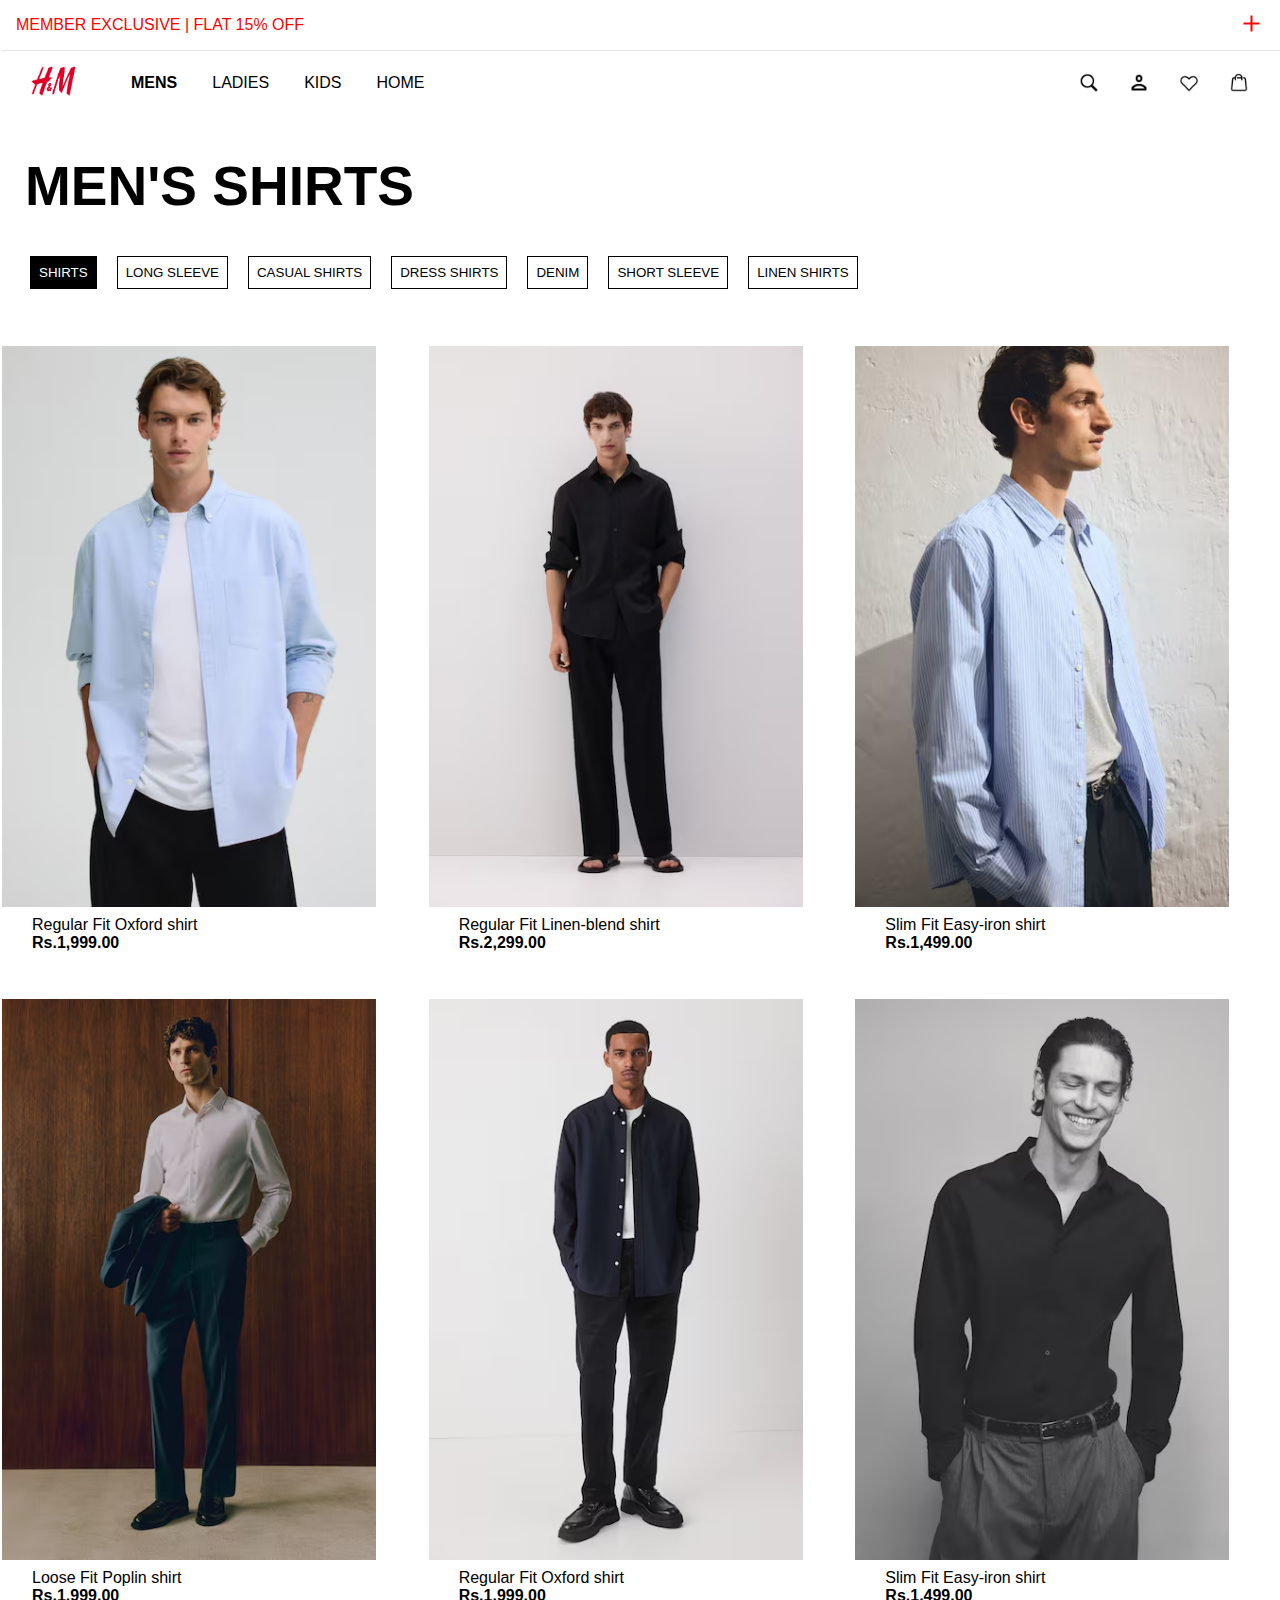
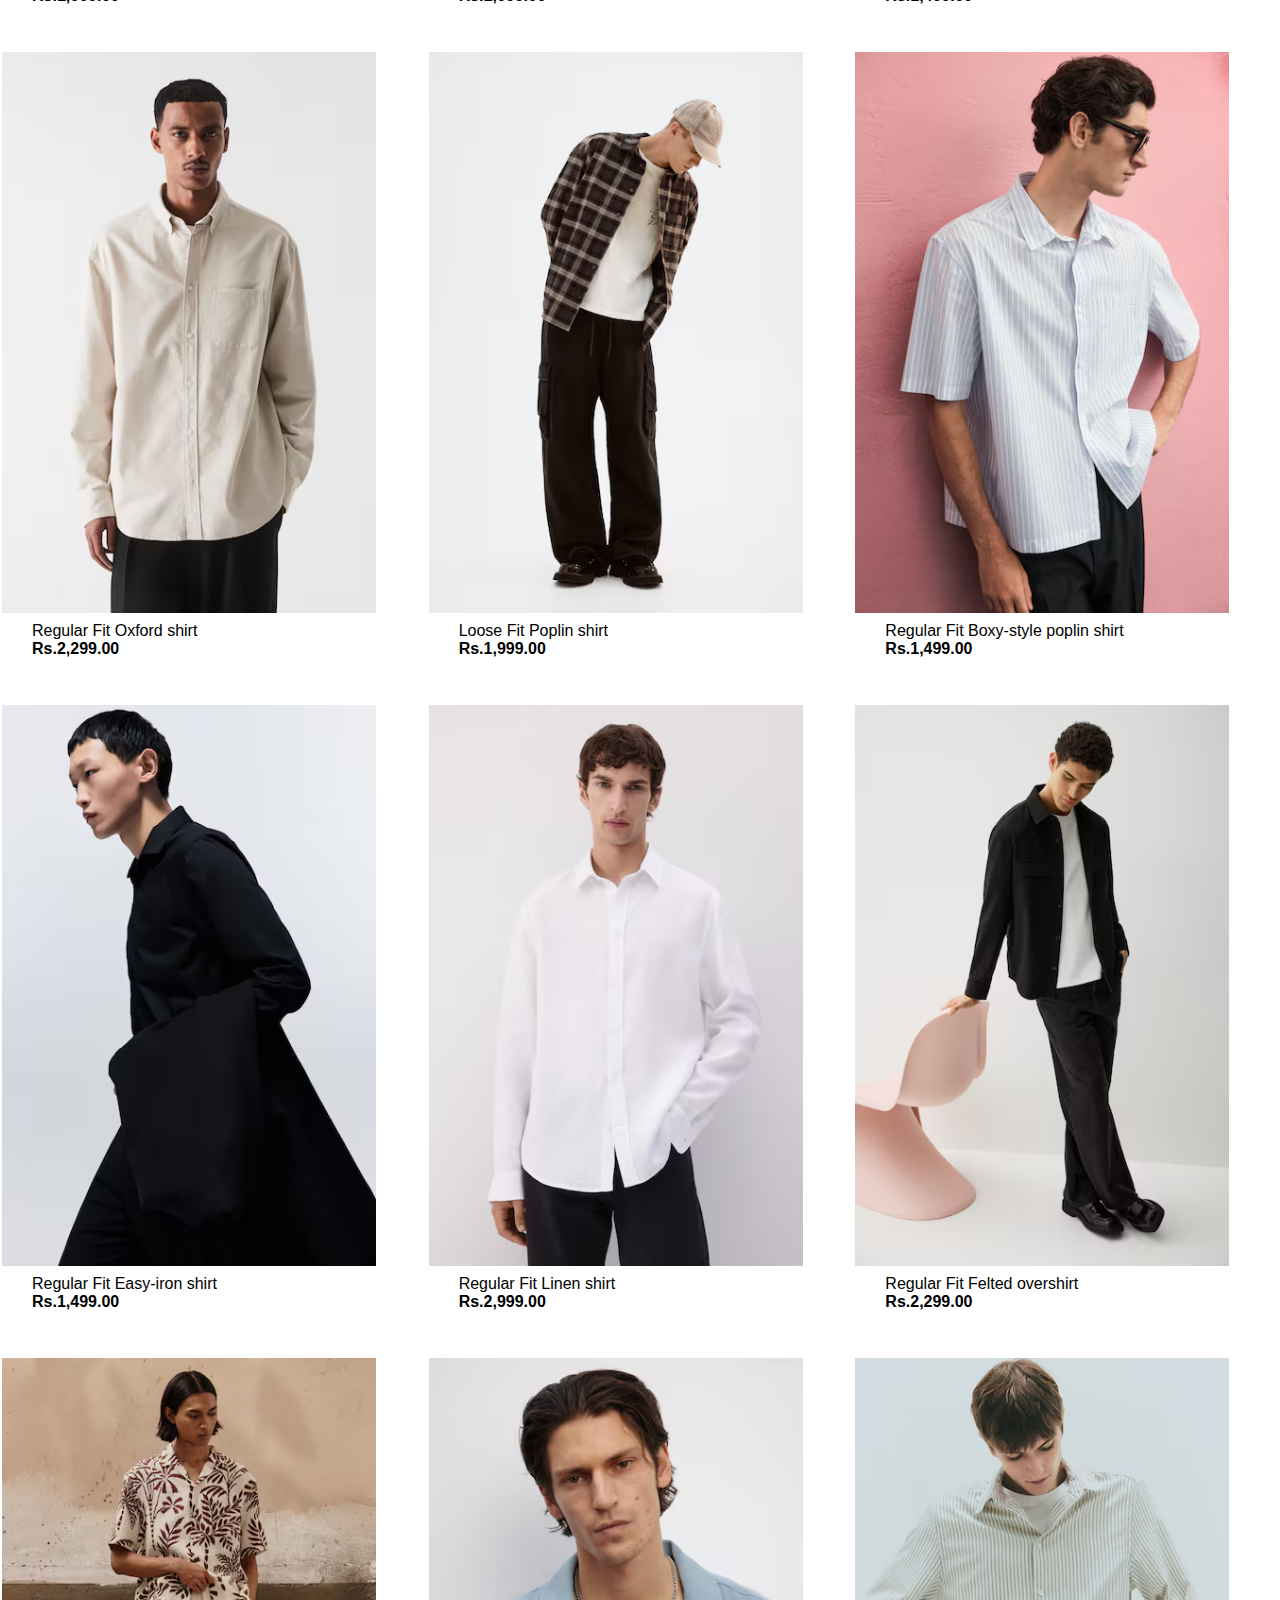
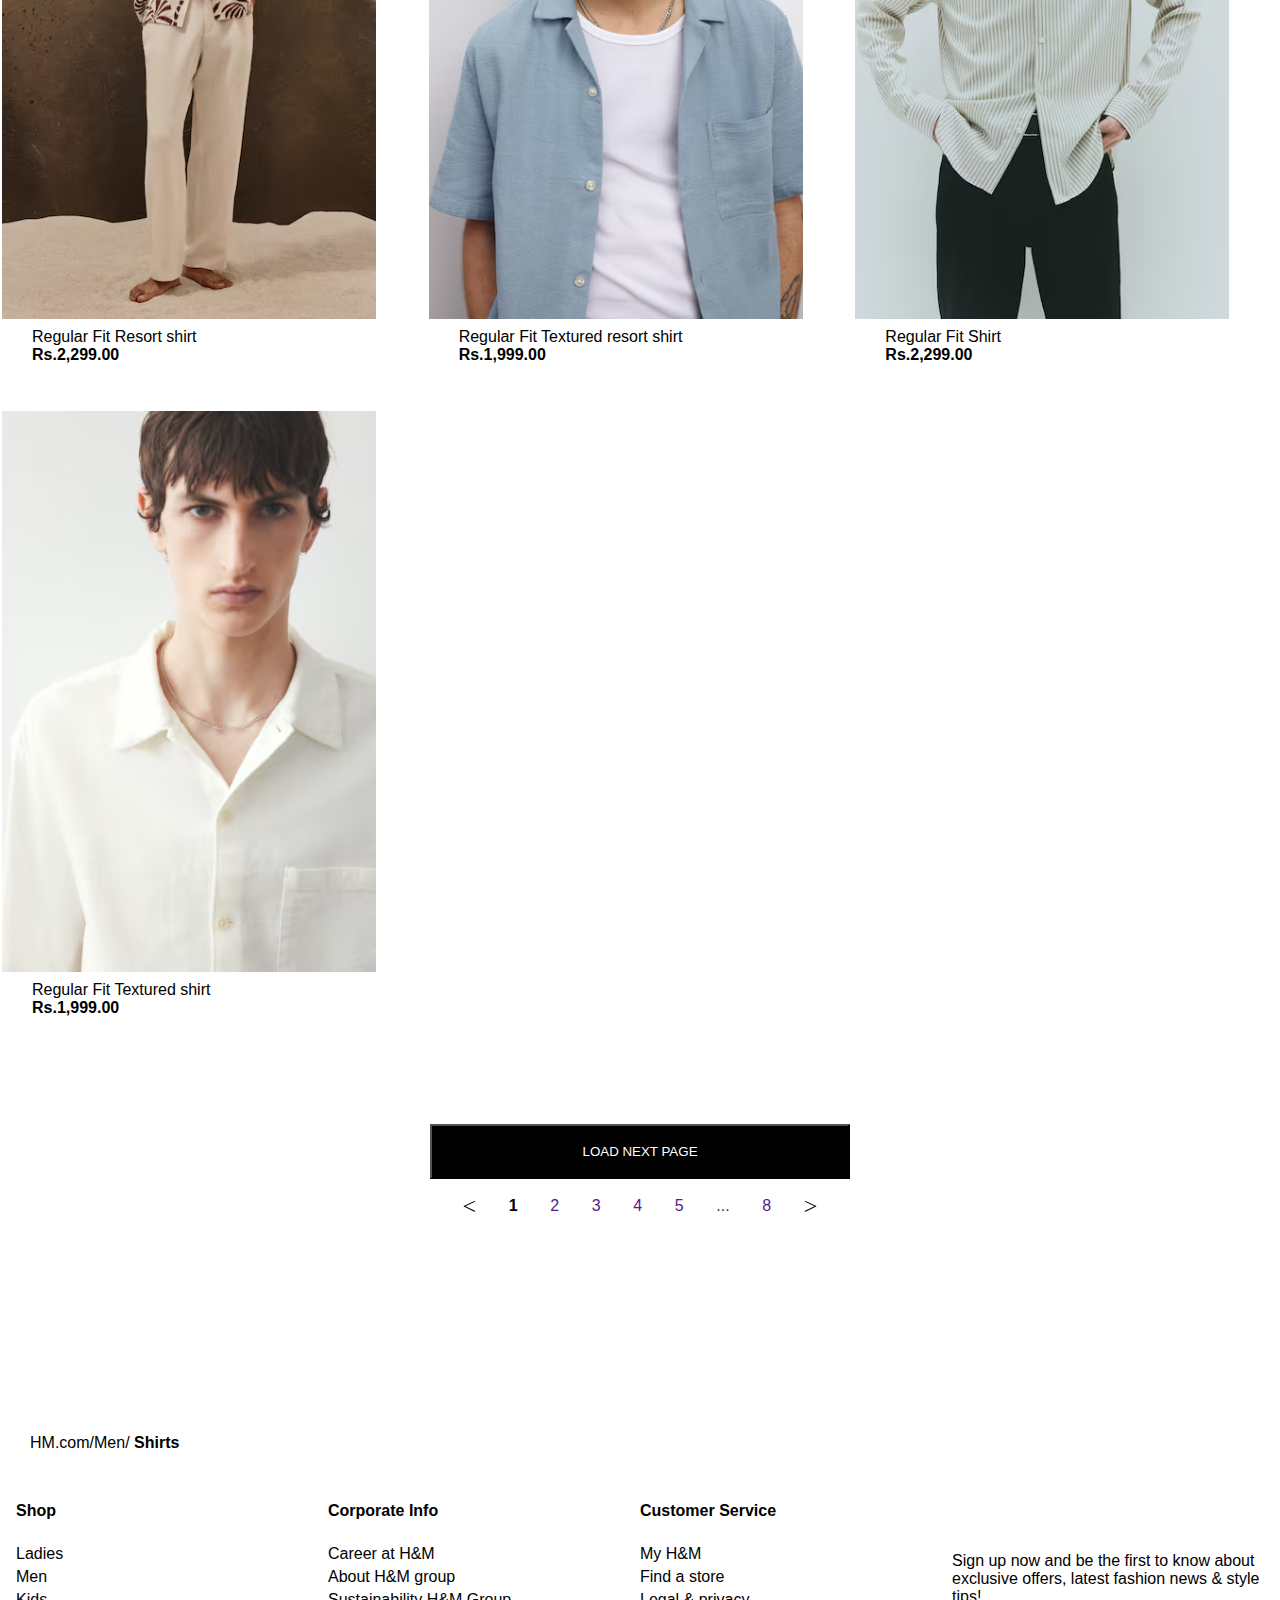
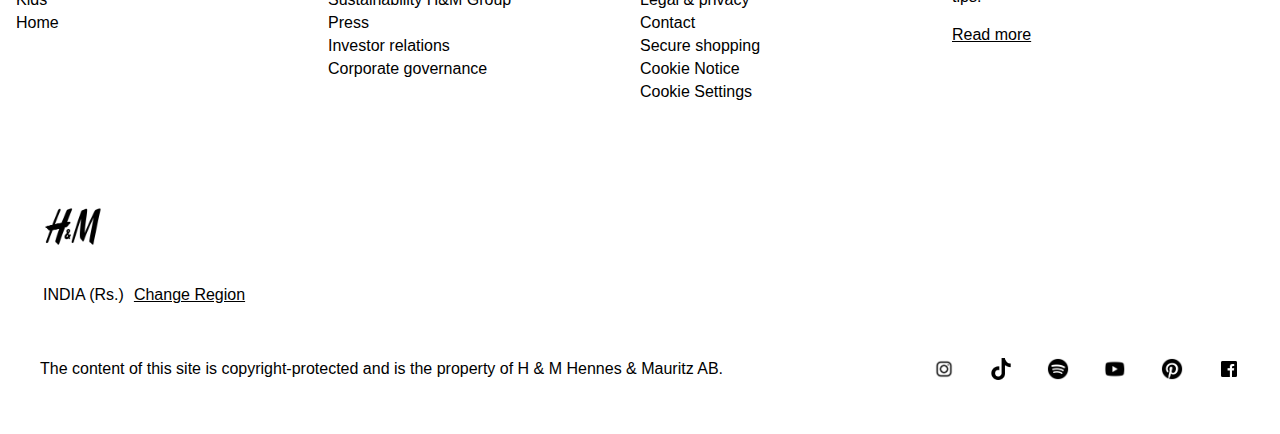
<file: index.html>
<!DOCTYPE html>
<html lang="en">

<head>
    <meta charset="UTF-8">
    <meta name="viewport" content="width=device-width, initial-scale=1.0">
    <title>H&M</title>
    <link rel="stylesheet" href="css/hm.css">
    <link rel="shortcut icon" href="img/hm-red-logo.png" type="image/x-icon">

</head>

<body>
    <header>
        <nav>
            <div>
                <div class="navigationtop">
                    <div>
                        Member Exclusive | Flat 15% off
                    </div>
                    <div class="plus">
                        <img src="img/plus-red2.png" alt="">
                    </div>
                </div>
                <div class="navigationdown">
                    <div class="hm-left-nav">
                        <div class="hm-logo">
                            <img src="img/hm-red-logo.png" alt="">

                        </div>
                        <div class="hm-a">
                            <a href="index.html" style="font-weight: bold;">MENS</a>
                            <a href="ladies-dress.html">LADIES</a>
                            <a href="kids-dress.html" >KIDS</a>
                            <a href="home-products.html">HOME</a>
                        </div>
                    </div>
                    <div class="hm-right-nav">
                        <img src="img/search.png" alt="">
                        <img src="img/account.png" alt="">
                        <img src="img/heart-logo.png" alt="">
                        <img src="img/hm-cart.png" alt="">
                    </div>

                </div>
            </div>
        </nav>
    </header>
    <section>
        <div class="top-title">
            <h1>
                Men's Shirts
            </h1>
        </div>
        <div class="catogories">
            <a href="">
                <button style="background-color: black; color: white;">Shirts</button>
            </a>
            <a href="">
                <button>Long Sleeve</button>
            </a>
            <a href="">
                <button>Casual Shirts</button>
            </a>
            <a href="">
                <button>Dress Shirts</button>
            </a>
            <a href="">
                <button>Denim</button>
            </a>
            <a href="">
                <button>Short Sleeve</button>
            </a>
            <a href="">
                <button>Linen Shirts</button>
            </a>
        </div>
    </section>

    <main>
        <div class="products">


            <div class="cart-main">
                <a href="">

                    <div class="cart">
                        <div class="cart-img">
                            <img src="img/hm-cart/1.avif" alt="">
                        </div>
                        <div class="cart-discribution">
                            <p>Regular Fit Oxford shirt</p>
                            <p style="font-weight: bold;"> Rs.1,999.00</p>
                        </div>
                    </div>
                </a>
            </div>
            <div class="cart-main">
                <a href="">

                    <div class="cart">
                        <div class="cart-img">
                            <img src="img/hm-cart/2.avif" alt="">
                        </div>
                        <div class="cart-discribution">
                            <p>Regular Fit Linen-blend shirt
                            </p>
                            <p style="font-weight: bold;"> Rs.2,299.00</p>
                        </div>
                    </div>
                </a>
            </div>
            <div class="cart-main">
                <a href="">

                    <div class="cart">
                        <div class="cart-img">
                            <img src="img/hm-cart/3.avif" alt="">
                        </div>
                        <div class="cart-discribution">
                            <p>Slim Fit Easy-iron shirt
                            </p>
                            <p style="font-weight: bold;">Rs.1,499.00</p>
                        </div>
                    </div>
                </a>
            </div>
            <div class="cart-main">
                <a href="">

                    <div class="cart">
                        <div class="cart-img">
                            <img src="img/hm-cart/4.avif" alt="">
                        </div>
                        <div class="cart-discribution">
                            <p>Loose Fit Poplin shirt</p>
                            <p style="font-weight: bold;"> Rs.1,999.00</p>
                        </div>
                    </div>
                </a>
            </div>
            <div class="cart-main">
                <a href="">

                    <div class="cart">
                        <div class="cart-img">
                            <img src="img/hm-cart/5.avif" alt="">
                        </div>
                        <div class="cart-discribution">
                            <p>Regular Fit Oxford shirt</p>
                            <p style="font-weight: bold;"> Rs.1,999.00</p>
                        </div>
                    </div>
                </a>
            </div>
            <div class="cart-main">
                <a href="">

                    <div class="cart">
                        <div class="cart-img">
                            <img src="img/hm-cart/6.avif" alt="">
                        </div>
                        <div class="cart-discribution">
                            <p>Slim Fit Easy-iron shirt</p>
                            <p style="font-weight: bold;"> Rs.1,499.00</p>
                        </div>
                    </div>
                </a>
            </div>
            <div class="cart-main">
                <a href="">

                    <div class="cart">
                        <div class="cart-img">
                            <img src="img/hm-cart/7.avif" alt="">
                        </div>
                        <div class="cart-discribution">
                            <p>Regular Fit Oxford shirt</p>
                            <p style="font-weight: bold;"> Rs.2,299.00</p>
                        </div>
                    </div>
                </a>
            </div>
            <div class="cart-main">
                <a href="">

                    <div class="cart">
                        <div class="cart-img">
                            <img src="img/hm-cart/8.avif" alt="">
                        </div>
                        <div class="cart-discribution">
                            <p>Loose Fit Poplin shirt</p>
                            <p style="font-weight: bold;"> Rs.1,999.00</p>
                        </div>
                    </div>
                </a>
            </div>
            <div class="cart-main">
                <a href="">

                    <div class="cart">
                        <div class="cart-img">
                            <img src="img/hm-cart/9.avif" alt="">
                        </div>
                        <div class="cart-discribution">
                            <p>Regular Fit Boxy-style poplin shirt

                            </p>
                            <p style="font-weight: bold;"> Rs.1,499.00</p>
                        </div>
                    </div>
                </a>
            </div>
            <div class="cart-main">
                <a href="">

                    <div class="cart">
                        <div class="cart-img">
                            <img src="img/hm-cart/10.avif" alt="">
                        </div>
                        <div class="cart-discribution">
                            <p>Regular Fit Easy-iron shirt</p>
                            <p style="font-weight: bold;"> Rs.1,499.00</p>
                        </div>
                    </div>
                </a>
            </div>
            <div class="cart-main">
                <a href="">

                    <div class="cart">
                        <div class="cart-img">
                            <img src="img/hm-cart/11.avif" alt="">
                        </div>
                        <div class="cart-discribution">
                            <p>Regular Fit Linen shirt</p>
                            <p style="font-weight: bold;"> Rs.2,999.00</p>
                        </div>
                    </div>
                </a>
            </div>
            <div class="cart-main">
                <a href="">

                    <div class="cart">
                        <div class="cart-img">
                            <img src="img/hm-cart/12.avif" alt="">
                        </div>
                        <div class="cart-discribution">
                            <p>Regular Fit Felted overshirt</p>
                            <p style="font-weight: bold;"> Rs.2,299.00</p>
                        </div>
                    </div>
                </a>
            </div>
            <div class="cart-main">
                <a href="">

                    <div class="cart">
                        <div class="cart-img">
                            <img src="img/hm-cart/13.avif" alt="">
                        </div>
                        <div class="cart-discribution">
                            <p>Regular Fit Resort shirt</p>
                            <p style="font-weight: bold;"> Rs.2,299.00</p>
                        </div>
                    </div>
                </a>
            </div>
            <div class="cart-main">
                <a href="">

                    <div class="cart">
                        <div class="cart-img">
                            <img src="img/hm-cart/14.avif" alt="">
                        </div>
                        <div class="cart-discribution">
                            <p>Regular Fit Textured resort shirt</p>
                            <p style="font-weight: bold;"> Rs.1,999.00</p>
                        </div>
                    </div>
                </a>
            </div>
            <div class="cart-main">
                <a href="">

                    <div class="cart">
                        <div class="cart-img">
                            <img src="img/hm-cart/15.avif" alt="">
                        </div>
                        <div class="cart-discribution">
                            <p>Regular Fit Shirt</p>
                            <p style="font-weight: bold;"> Rs.2,299.00</p>
                        </div>
                    </div>
                </a>
            </div>
            <div class="cart-main">
                <a href="">

                    <div class="cart">
                        <div class="cart-img">
                            <img src="img/hm-cart/16.avif" alt="">
                        </div>
                        <div class="cart-discribution">
                            <p>Regular Fit Textured shirt</p>
                            <p style="font-weight: bold;"> Rs.1,999.00</p>
                        </div>
                    </div>
                </a>
            </div>

        </div>
    </main>
    <section>
        <div class="pages">
            <div class="next-page">
                <button>LOAD NEXT PAGE</button>
            </div>
            <div class="loading-pages">
                <span style="font-size: x-large;"> < </span>
                <a href="" style="font-weight: bold; color: black;">1</a>
                <a href="">2</a>
                <a href="">3</a>
                <a href="">4</a>
                <a href="">5</a>
                <a href="">...</a>
                <a href="">8</a>
                <span style="font-size: x-large;" > ></span>
            </div>
        </div>
    </section>





    <footer>
        <div class="fotter-top">
            HM.com/Men/ <span style="font-weight: bold;"> Shirts</span>
        </div>
        <div class="fotter-list">
            <div>
                <ul>
                    <li style="font-weight: bold; margin-bottom: 25px;"> Shop</li>
                    <li>Ladies</li>
                    <li> Men</li>
                    <li>Kids</li>
                    <li>Home</li>
                </ul>
            </div>
            <div>
                <ul>
                    <li style="font-weight: bold; margin-bottom: 25px;">Corporate Info</li>
                    <li>Career at H&M</li>
                    <li>About H&M group</li>
                    <li>Sustainability H&M Group</li>
                    <li>Press</li>
                    <li>Investor relations</li>
                    <li>Corporate governance</li>
                </ul>
            </div>
            <div>
                <ul>
                    <li style="font-weight: bold; margin-bottom: 25px;">Customer Service</li>
                    <li>My H&M</li>
                    <li>Find a store</li>
                    <li>Legal & privacy</li>
                    <li>Contact</li>
                    <li>Secure shopping</li>
                    <li>Cookie Notice</li>
                    <li>Cookie Settings</li>
                </ul>
            </div>
            <div class="footer-list2">
                <p>Sign up now and be the first to know about exclusive offers, latest fashion news & style tips!</p>
                <span style="margin-top: 50px;"><a href="">Read more</a></span>

            </div>
        </div>
        <div class="footer-logo">
            <img src="img/hm-black-logo.png" alt="">
        </div>
        <div class="region">
            <p>INDIA (Rs.)</p>
            <a href="">Change Region</a>
        </div>
        <div class="final-footer">
            <div >
                <p>The content of this site is copyright-protected and is the property of H & M Hennes & Mauritz AB.</p>
            </div>
            <div class="social-media">
                <img src="img/black-logo-instagram.png" alt="">
                <img src="img/tik-tok.png" alt="">
                <img src="img/spotify-black-logo.png" alt="">
                <img src="img/youtube-black-logo.png" alt="">
                <img src="img/pintrest-black.png" alt="">
                <img src="img/facebooc-black.png" alt="">
            </div>
        </div>
        

    </footer>
</body>

</html>
</file>
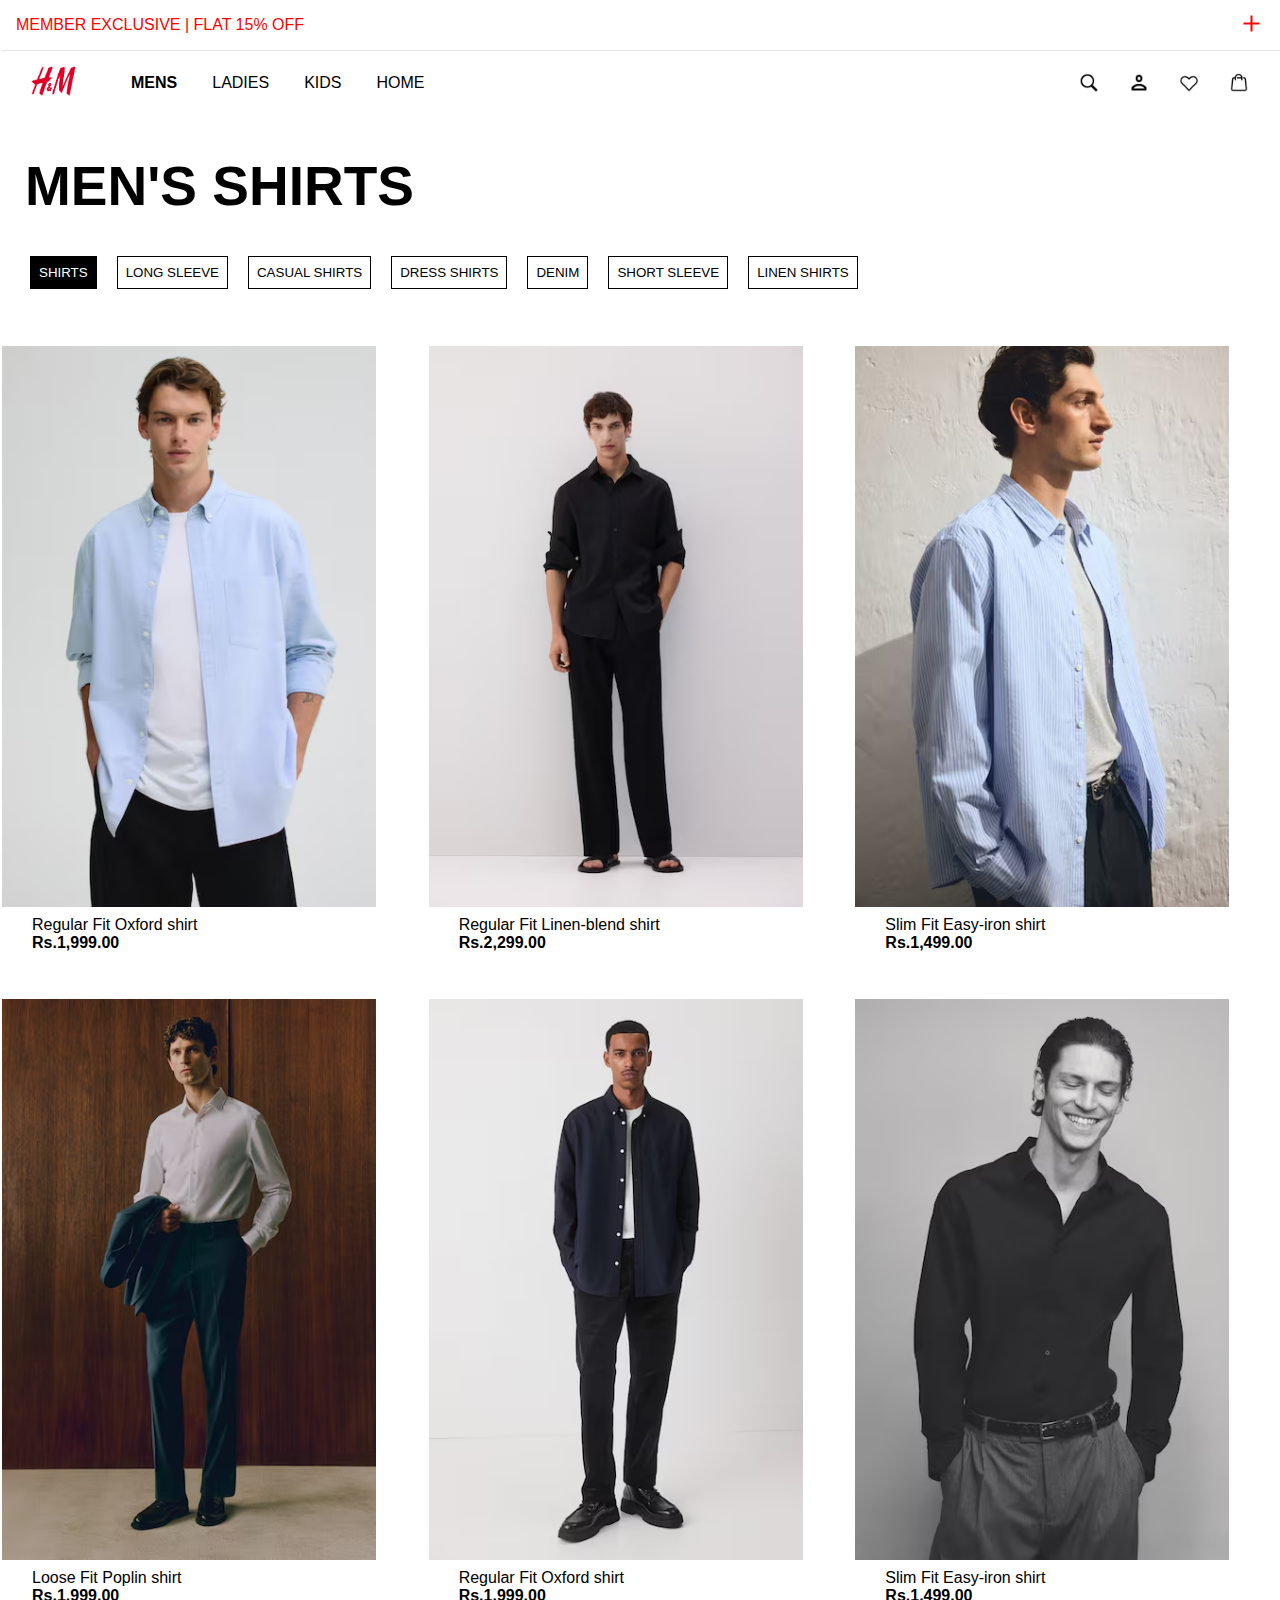
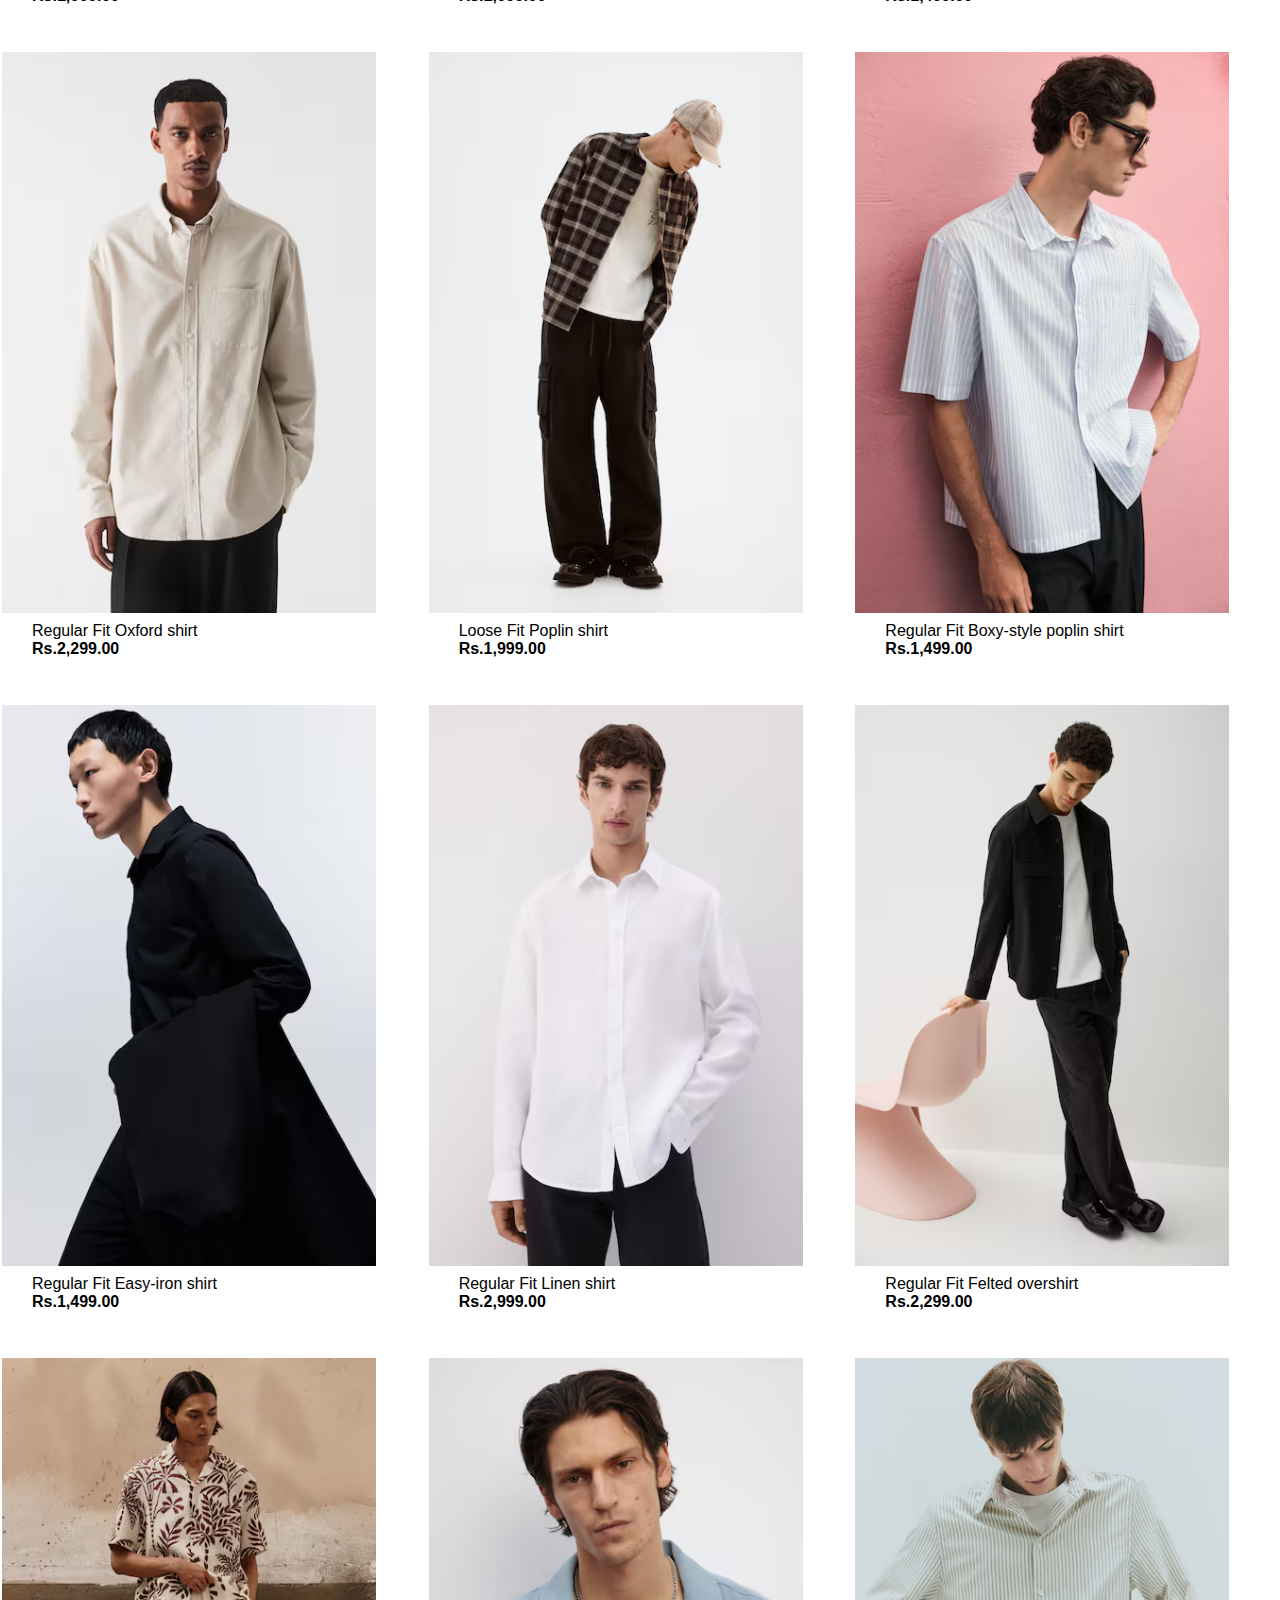
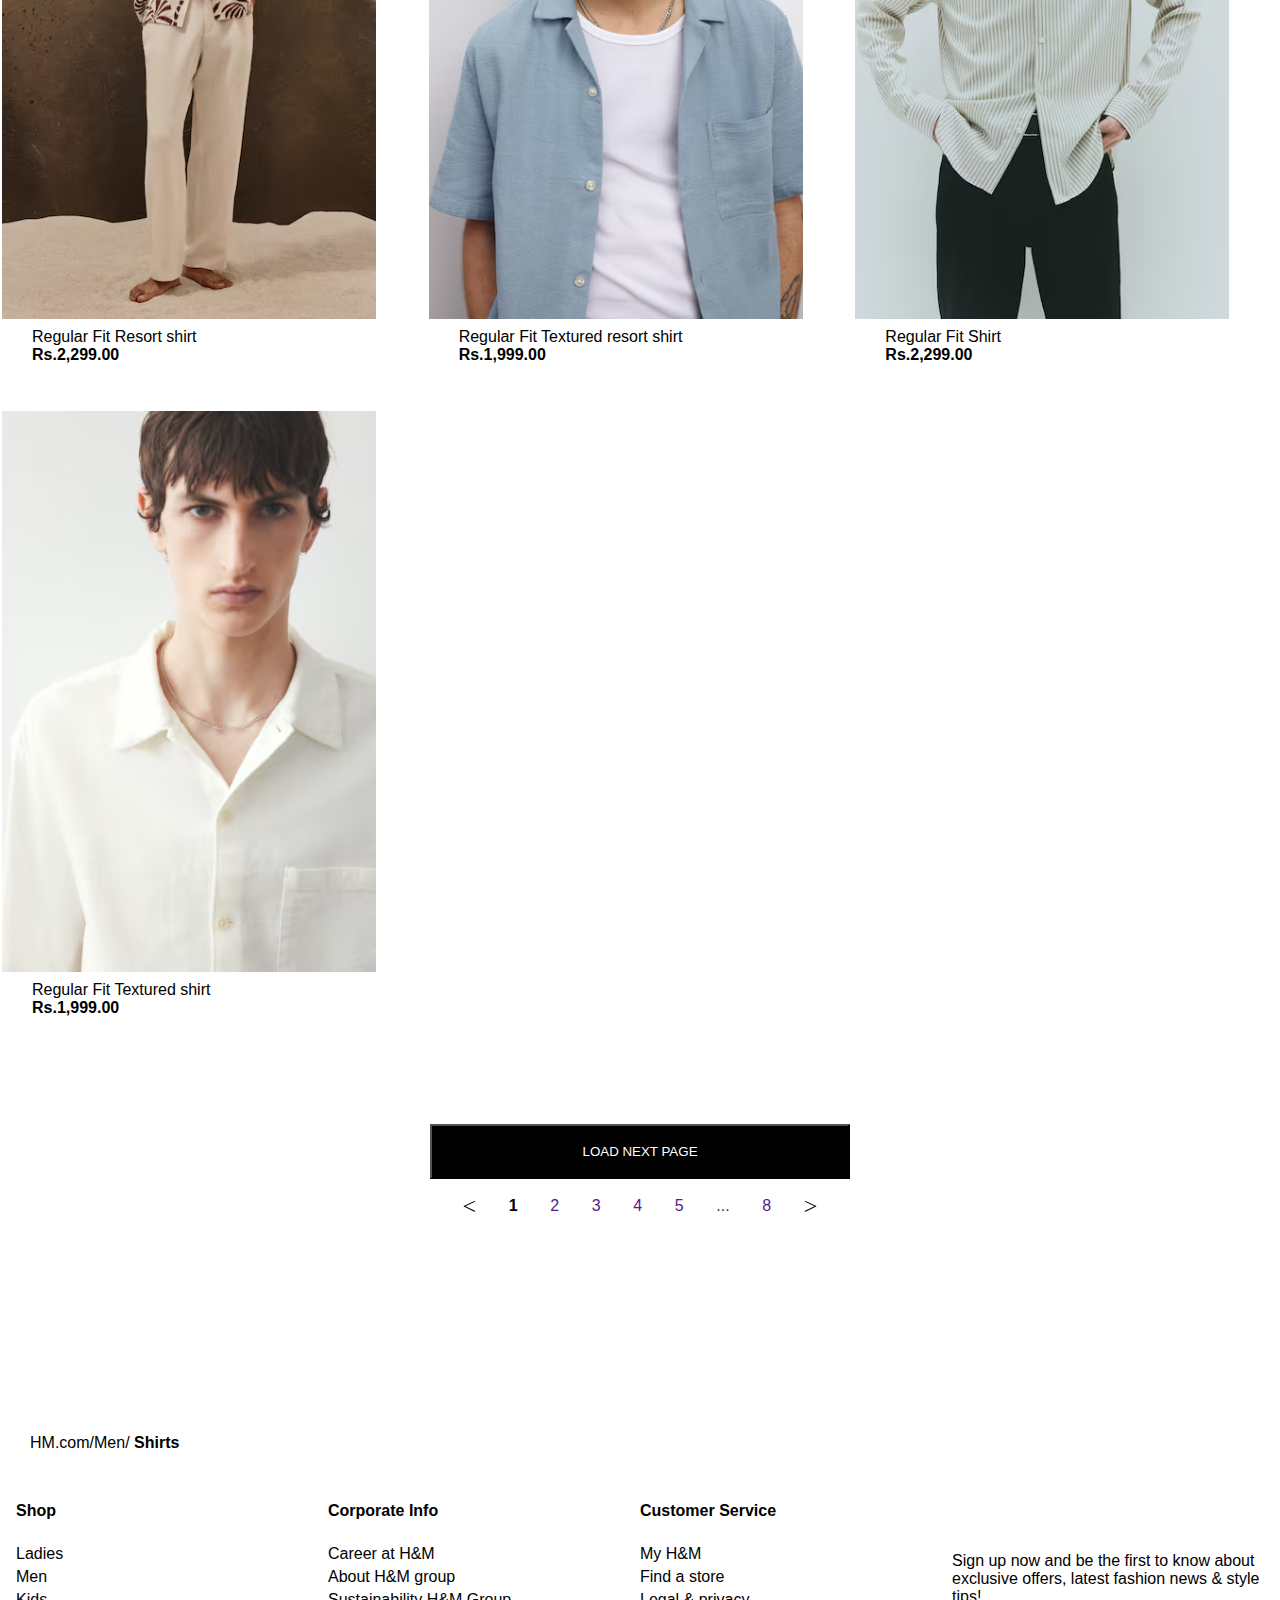
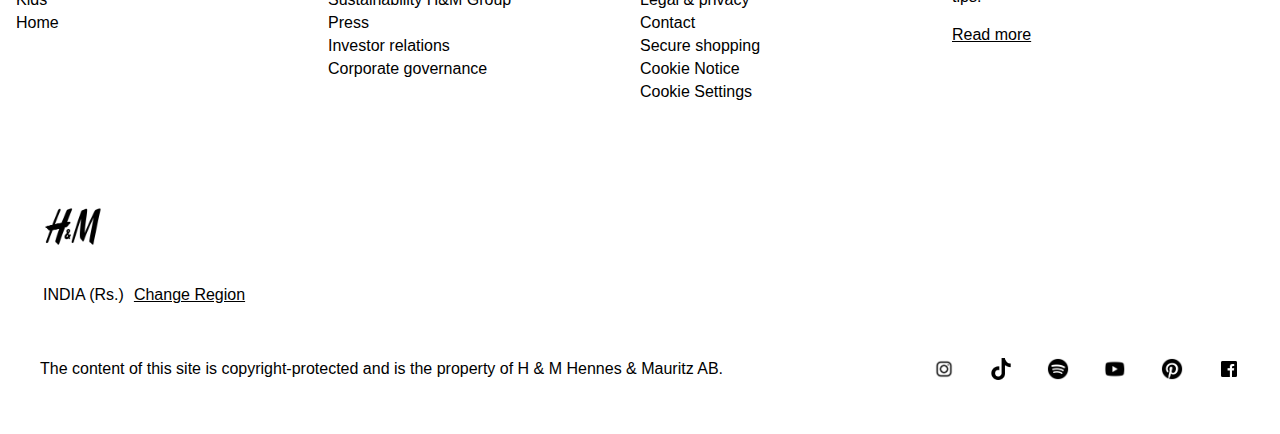
<file: h&m/index.html>
<!DOCTYPE html>
<html lang="en">

<head>
    <meta charset="UTF-8">
    <meta name="viewport" content="width=device-width, initial-scale=1.0">
    <title>H&M</title>
    <link rel="stylesheet" href="../css/hm.css">
    <link rel="shortcut icon" href="../img/hm-red-logo.png" type="image/x-icon">

</head>

<body>
    <header>
        <nav>
            <div>
                <div class="navigationtop">
                    <div>
                        Member Exclusive | Flat 15% off
                    </div>
                    <div class="plus">
                        <img src="../img/plus-red2.png" alt="">
                    </div>
                </div>
                <div class="navigationdown">
                    <div class="hm-left-nav">
                        <div class="hm-logo">
                            <img src="../img/hm-red-logo.png" alt="">

                        </div>
                        <div class="hm-a">
                            <a href="index.html" style="font-weight: bold;">MENS</a>
                            <a href="ladies-dress.html">LADIES</a>
                            <a href="kids-dress.html" >KIDS</a>
                            <a href="home-products.html">HOME</a>
                        </div>
                    </div>
                    <div class="hm-right-nav">
                        <img src="../img/search.png" alt="">
                        <img src="../img/account.png" alt="">
                        <img src="../img/heart-logo.png" alt="">
                        <img src="../img/hm-cart.png" alt="">
                    </div>

                </div>
            </div>
        </nav>
    </header>
    <section>
        <div class="top-title">
            <h1>
                Men's Shirts
            </h1>
        </div>
        <div class="catogories">
            <a href="">
                <button style="background-color: black; color: white;">Shirts</button>
            </a>
            <a href="">
                <button>Long Sleeve</button>
            </a>
            <a href="">
                <button>Casual Shirts</button>
            </a>
            <a href="">
                <button>Dress Shirts</button>
            </a>
            <a href="">
                <button>Denim</button>
            </a>
            <a href="">
                <button>Short Sleeve</button>
            </a>
            <a href="">
                <button>Linen Shirts</button>
            </a>
        </div>
    </section>

    <main>
        <div class="products">


            <div class="cart-main">
                <a href="">

                    <div class="cart">
                        <div class="cart-img">
                            <img src="../img/hm-cart/1.avif" alt="">
                        </div>
                        <div class="cart-discribution">
                            <p>Regular Fit Oxford shirt</p>
                            <p style="font-weight: bold;"> Rs.1,999.00</p>
                        </div>
                    </div>
                </a>
            </div>
            <div class="cart-main">
                <a href="">

                    <div class="cart">
                        <div class="cart-img">
                            <img src="../img/hm-cart/2.avif" alt="">
                        </div>
                        <div class="cart-discribution">
                            <p>Regular Fit Linen-blend shirt
                            </p>
                            <p style="font-weight: bold;"> Rs.2,299.00</p>
                        </div>
                    </div>
                </a>
            </div>
            <div class="cart-main">
                <a href="">

                    <div class="cart">
                        <div class="cart-img">
                            <img src="../img/hm-cart/3.avif" alt="">
                        </div>
                        <div class="cart-discribution">
                            <p>Slim Fit Easy-iron shirt
                            </p>
                            <p style="font-weight: bold;">Rs.1,499.00</p>
                        </div>
                    </div>
                </a>
            </div>
            <div class="cart-main">
                <a href="">

                    <div class="cart">
                        <div class="cart-img">
                            <img src="../img/hm-cart/4.avif" alt="">
                        </div>
                        <div class="cart-discribution">
                            <p>Loose Fit Poplin shirt</p>
                            <p style="font-weight: bold;"> Rs.1,999.00</p>
                        </div>
                    </div>
                </a>
            </div>
            <div class="cart-main">
                <a href="">

                    <div class="cart">
                        <div class="cart-img">
                            <img src="../img/hm-cart/5.avif" alt="">
                        </div>
                        <div class="cart-discribution">
                            <p>Regular Fit Oxford shirt</p>
                            <p style="font-weight: bold;"> Rs.1,999.00</p>
                        </div>
                    </div>
                </a>
            </div>
            <div class="cart-main">
                <a href="">

                    <div class="cart">
                        <div class="cart-img">
                            <img src="../img/hm-cart/6.avif" alt="">
                        </div>
                        <div class="cart-discribution">
                            <p>Slim Fit Easy-iron shirt</p>
                            <p style="font-weight: bold;"> Rs.1,499.00</p>
                        </div>
                    </div>
                </a>
            </div>
            <div class="cart-main">
                <a href="">

                    <div class="cart">
                        <div class="cart-img">
                            <img src="../img/hm-cart/7.avif" alt="">
                        </div>
                        <div class="cart-discribution">
                            <p>Regular Fit Oxford shirt</p>
                            <p style="font-weight: bold;"> Rs.2,299.00</p>
                        </div>
                    </div>
                </a>
            </div>
            <div class="cart-main">
                <a href="">

                    <div class="cart">
                        <div class="cart-img">
                            <img src="../img/hm-cart/8.avif" alt="">
                        </div>
                        <div class="cart-discribution">
                            <p>Loose Fit Poplin shirt</p>
                            <p style="font-weight: bold;"> Rs.1,999.00</p>
                        </div>
                    </div>
                </a>
            </div>
            <div class="cart-main">
                <a href="">

                    <div class="cart">
                        <div class="cart-img">
                            <img src="../img/hm-cart/9.avif" alt="">
                        </div>
                        <div class="cart-discribution">
                            <p>Regular Fit Boxy-style poplin shirt

                            </p>
                            <p style="font-weight: bold;"> Rs.1,499.00</p>
                        </div>
                    </div>
                </a>
            </div>
            <div class="cart-main">
                <a href="">

                    <div class="cart">
                        <div class="cart-img">
                            <img src="../img/hm-cart/10.avif" alt="">
                        </div>
                        <div class="cart-discribution">
                            <p>Regular Fit Easy-iron shirt</p>
                            <p style="font-weight: bold;"> Rs.1,499.00</p>
                        </div>
                    </div>
                </a>
            </div>
            <div class="cart-main">
                <a href="">

                    <div class="cart">
                        <div class="cart-img">
                            <img src="../img/hm-cart/11.avif" alt="">
                        </div>
                        <div class="cart-discribution">
                            <p>Regular Fit Linen shirt</p>
                            <p style="font-weight: bold;"> Rs.2,999.00</p>
                        </div>
                    </div>
                </a>
            </div>
            <div class="cart-main">
                <a href="">

                    <div class="cart">
                        <div class="cart-img">
                            <img src="../img/hm-cart/12.avif" alt="">
                        </div>
                        <div class="cart-discribution">
                            <p>Regular Fit Felted overshirt</p>
                            <p style="font-weight: bold;"> Rs.2,299.00</p>
                        </div>
                    </div>
                </a>
            </div>
            <div class="cart-main">
                <a href="">

                    <div class="cart">
                        <div class="cart-img">
                            <img src="../img/hm-cart/13.avif" alt="">
                        </div>
                        <div class="cart-discribution">
                            <p>Regular Fit Resort shirt</p>
                            <p style="font-weight: bold;"> Rs.2,299.00</p>
                        </div>
                    </div>
                </a>
            </div>
            <div class="cart-main">
                <a href="">

                    <div class="cart">
                        <div class="cart-img">
                            <img src="../img/hm-cart/14.avif" alt="">
                        </div>
                        <div class="cart-discribution">
                            <p>Regular Fit Textured resort shirt</p>
                            <p style="font-weight: bold;"> Rs.1,999.00</p>
                        </div>
                    </div>
                </a>
            </div>
            <div class="cart-main">
                <a href="">

                    <div class="cart">
                        <div class="cart-img">
                            <img src="../img/hm-cart/15.avif" alt="">
                        </div>
                        <div class="cart-discribution">
                            <p>Regular Fit Shirt</p>
                            <p style="font-weight: bold;"> Rs.2,299.00</p>
                        </div>
                    </div>
                </a>
            </div>
            <div class="cart-main">
                <a href="">

                    <div class="cart">
                        <div class="cart-img">
                            <img src="../img/hm-cart/16.avif" alt="">
                        </div>
                        <div class="cart-discribution">
                            <p>Regular Fit Textured shirt</p>
                            <p style="font-weight: bold;"> Rs.1,999.00</p>
                        </div>
                    </div>
                </a>
            </div>

        </div>
    </main>
    <section>
        <div class="pages">
            <div class="next-page">
                <button>LOAD NEXT PAGE</button>
            </div>
            <div class="loading-pages">
                <span style="font-size: x-large;"> < </span>
                <a href="" style="font-weight: bold; color: black;">1</a>
                <a href="">2</a>
                <a href="">3</a>
                <a href="">4</a>
                <a href="">5</a>
                <a href="">...</a>
                <a href="">8</a>
                <span style="font-size: x-large;" > ></span>
            </div>
        </div>
    </section>





    <footer>
        <div class="fotter-top">
            HM.com/Men/ <span style="font-weight: bold;"> Shirts</span>
        </div>
        <div class="fotter-list">
            <div>
                <ul>
                    <li style="font-weight: bold; margin-bottom: 25px;"> Shop</li>
                    <li>Ladies</li>
                    <li> Men</li>
                    <li>Kids</li>
                    <li>Home</li>
                </ul>
            </div>
            <div>
                <ul>
                    <li style="font-weight: bold; margin-bottom: 25px;">Corporate Info</li>
                    <li>Career at H&M</li>
                    <li>About H&M group</li>
                    <li>Sustainability H&M Group</li>
                    <li>Press</li>
                    <li>Investor relations</li>
                    <li>Corporate governance</li>
                </ul>
            </div>
            <div>
                <ul>
                    <li style="font-weight: bold; margin-bottom: 25px;">Customer Service</li>
                    <li>My H&M</li>
                    <li>Find a store</li>
                    <li>Legal & privacy</li>
                    <li>Contact</li>
                    <li>Secure shopping</li>
                    <li>Cookie Notice</li>
                    <li>Cookie Settings</li>
                </ul>
            </div>
            <div class="footer-list2">
                <p>Sign up now and be the first to know about exclusive offers, latest fashion news & style tips!</p>
                <span style="margin-top: 50px;"><a href="">Read more</a></span>

            </div>
        </div>
        <div class="footer-logo">
            <img src="../img/hm-black-logo.png" alt="">
        </div>
        <div class="region">
            <p>INDIA (Rs.)</p>
            <a href="">Change Region</a>
        </div>
        <div class="final-footer">
            <div >
                <p>The content of this site is copyright-protected and is the property of H & M Hennes & Mauritz AB.</p>
            </div>
            <div class="social-media">
                <img src="../img/black-logo-instagram.png" alt="">
                <img src="../img/tik-tok.png" alt="">
                <img src="../img/spotify-black-logo.png" alt="">
                <img src="../img/youtube-black-logo.png" alt="">
                <img src="../img/pintrest-black.png" alt="">
                <img src="../img/facebooc-black.png" alt="">
            </div>
        </div>
        

    </footer>
</body>

</html>
</file>
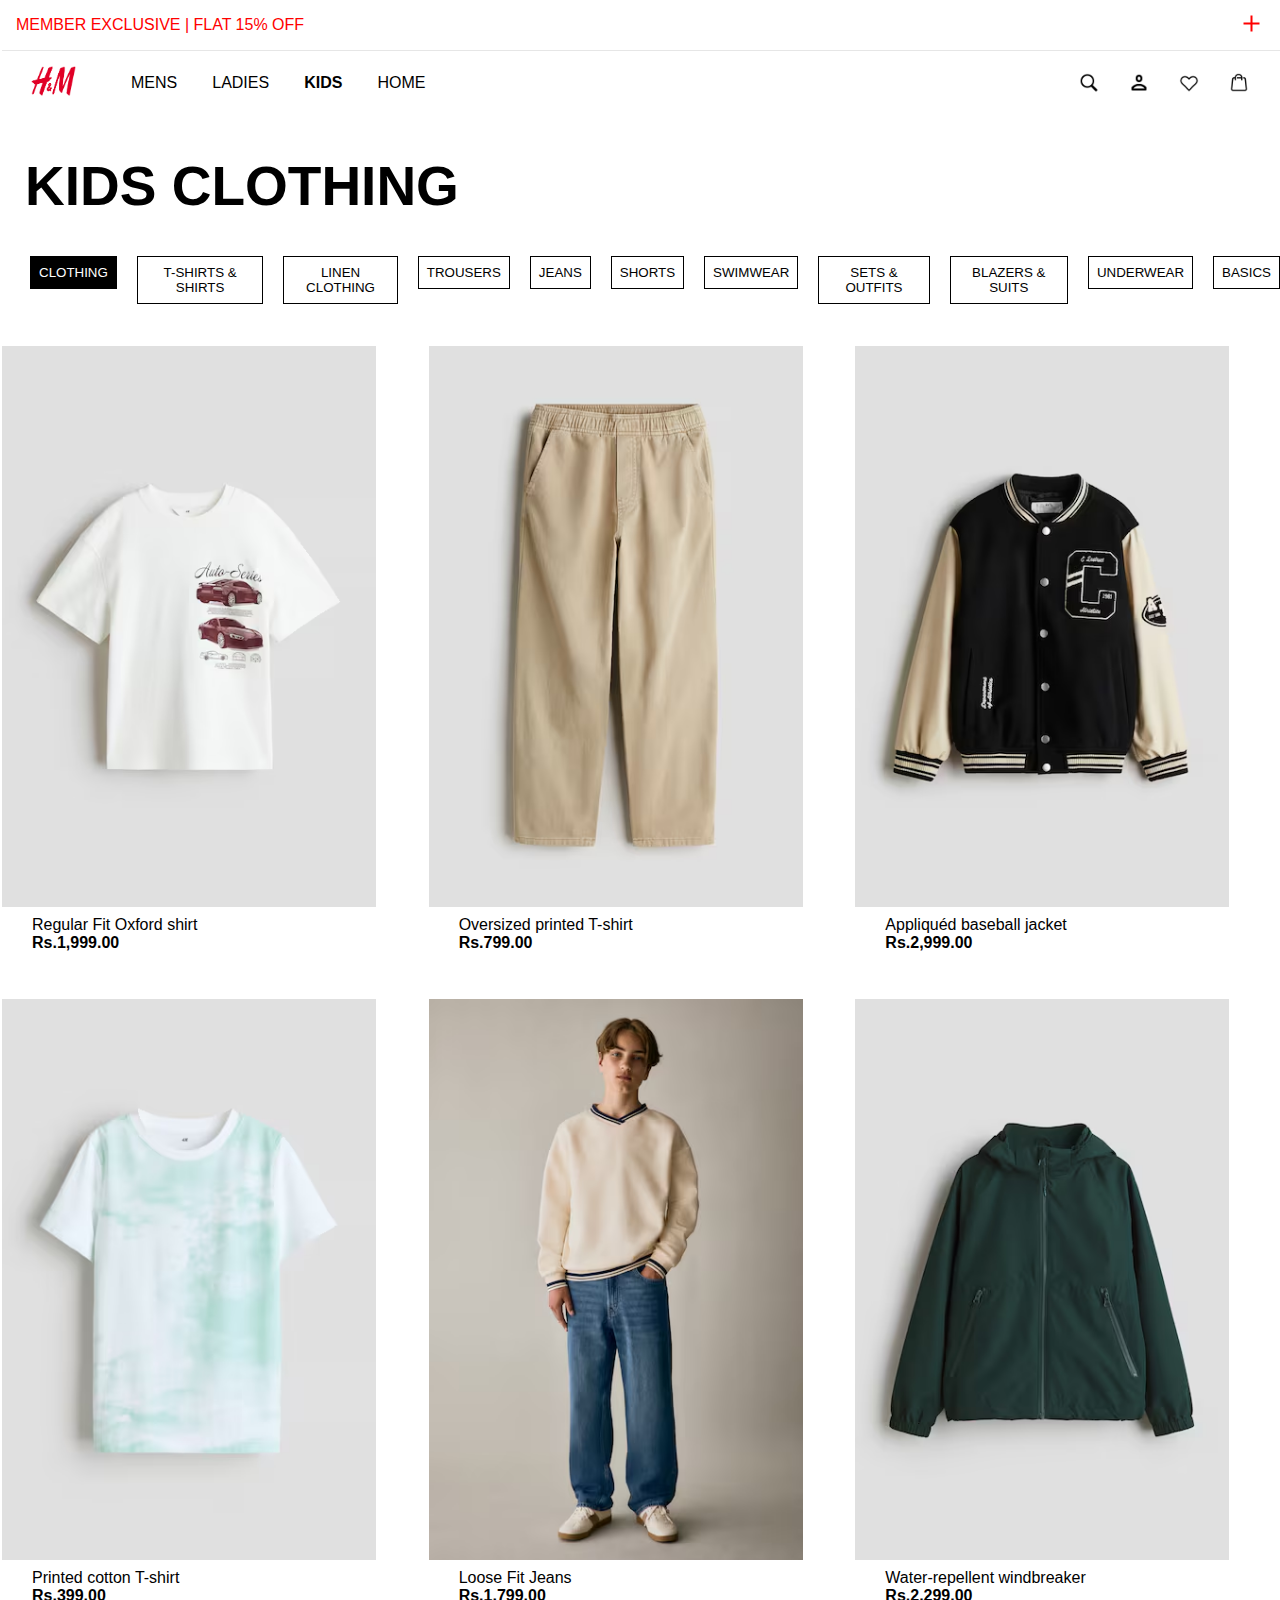
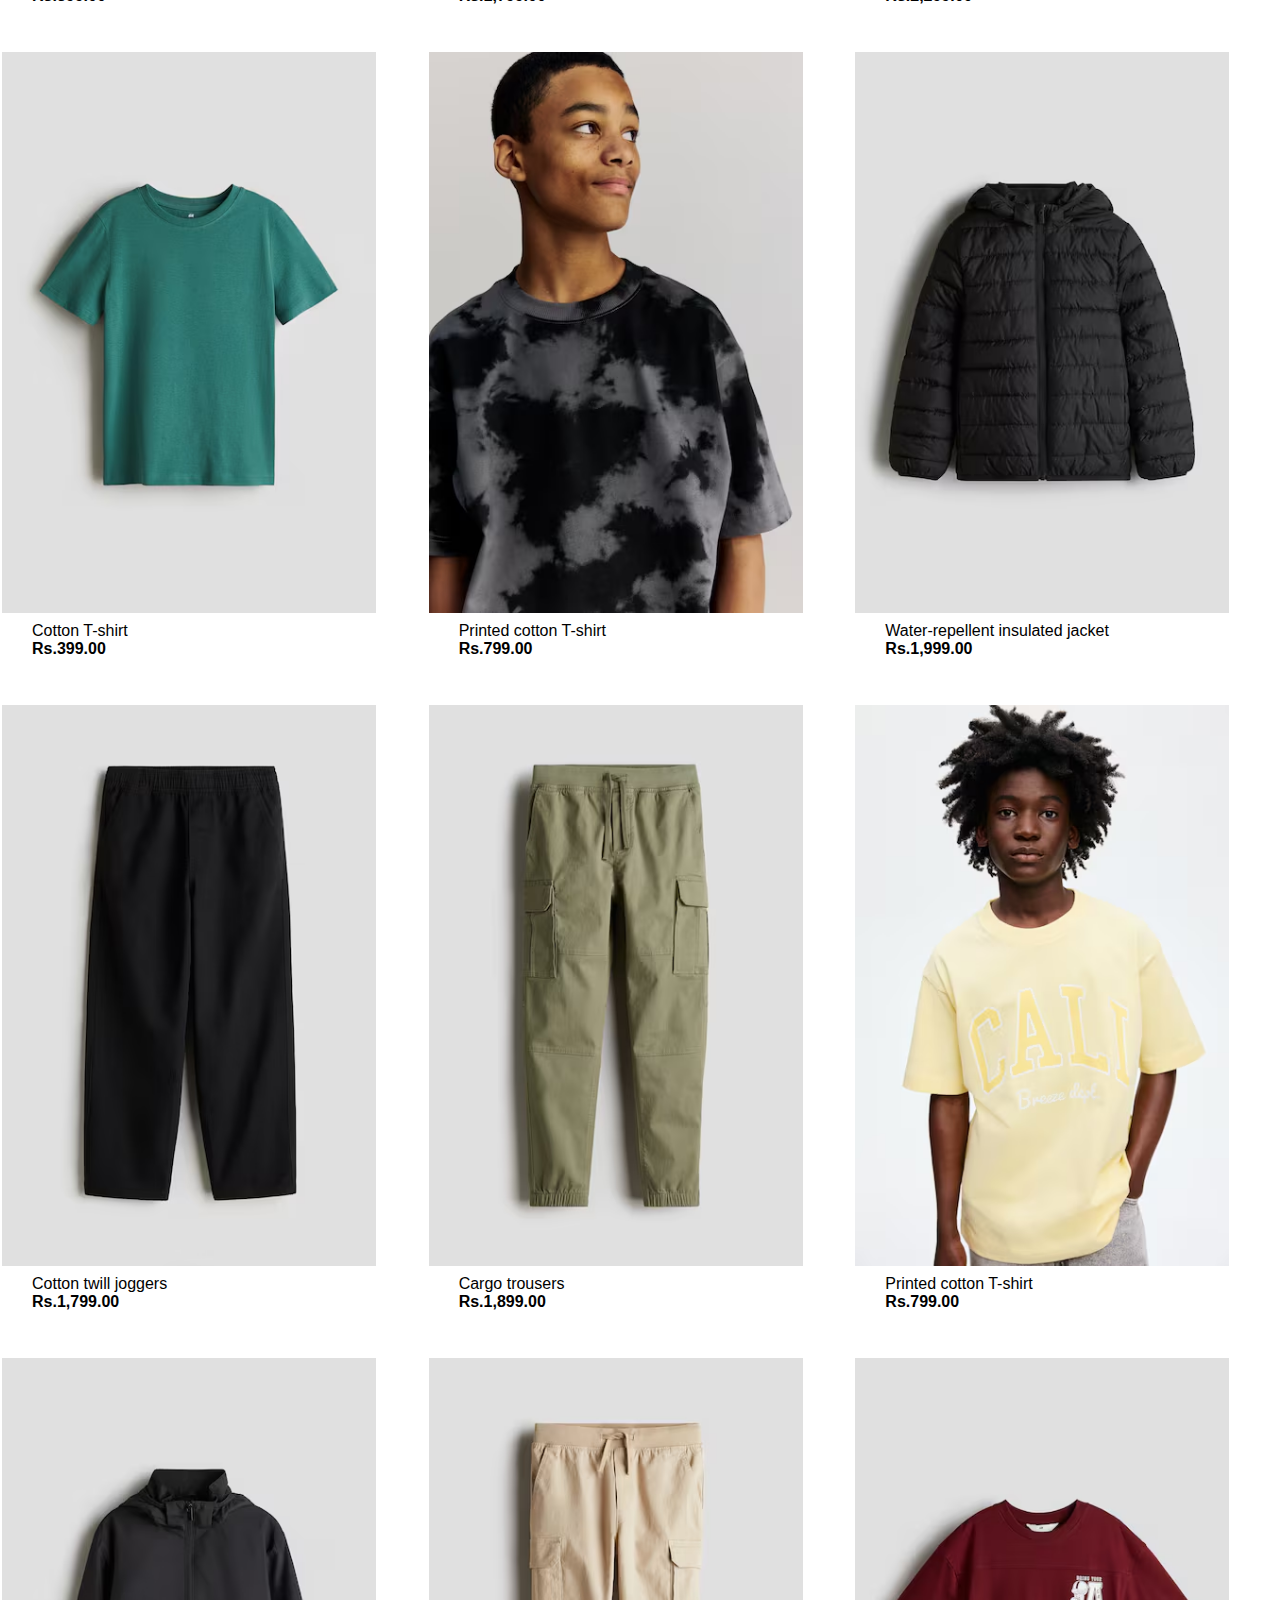
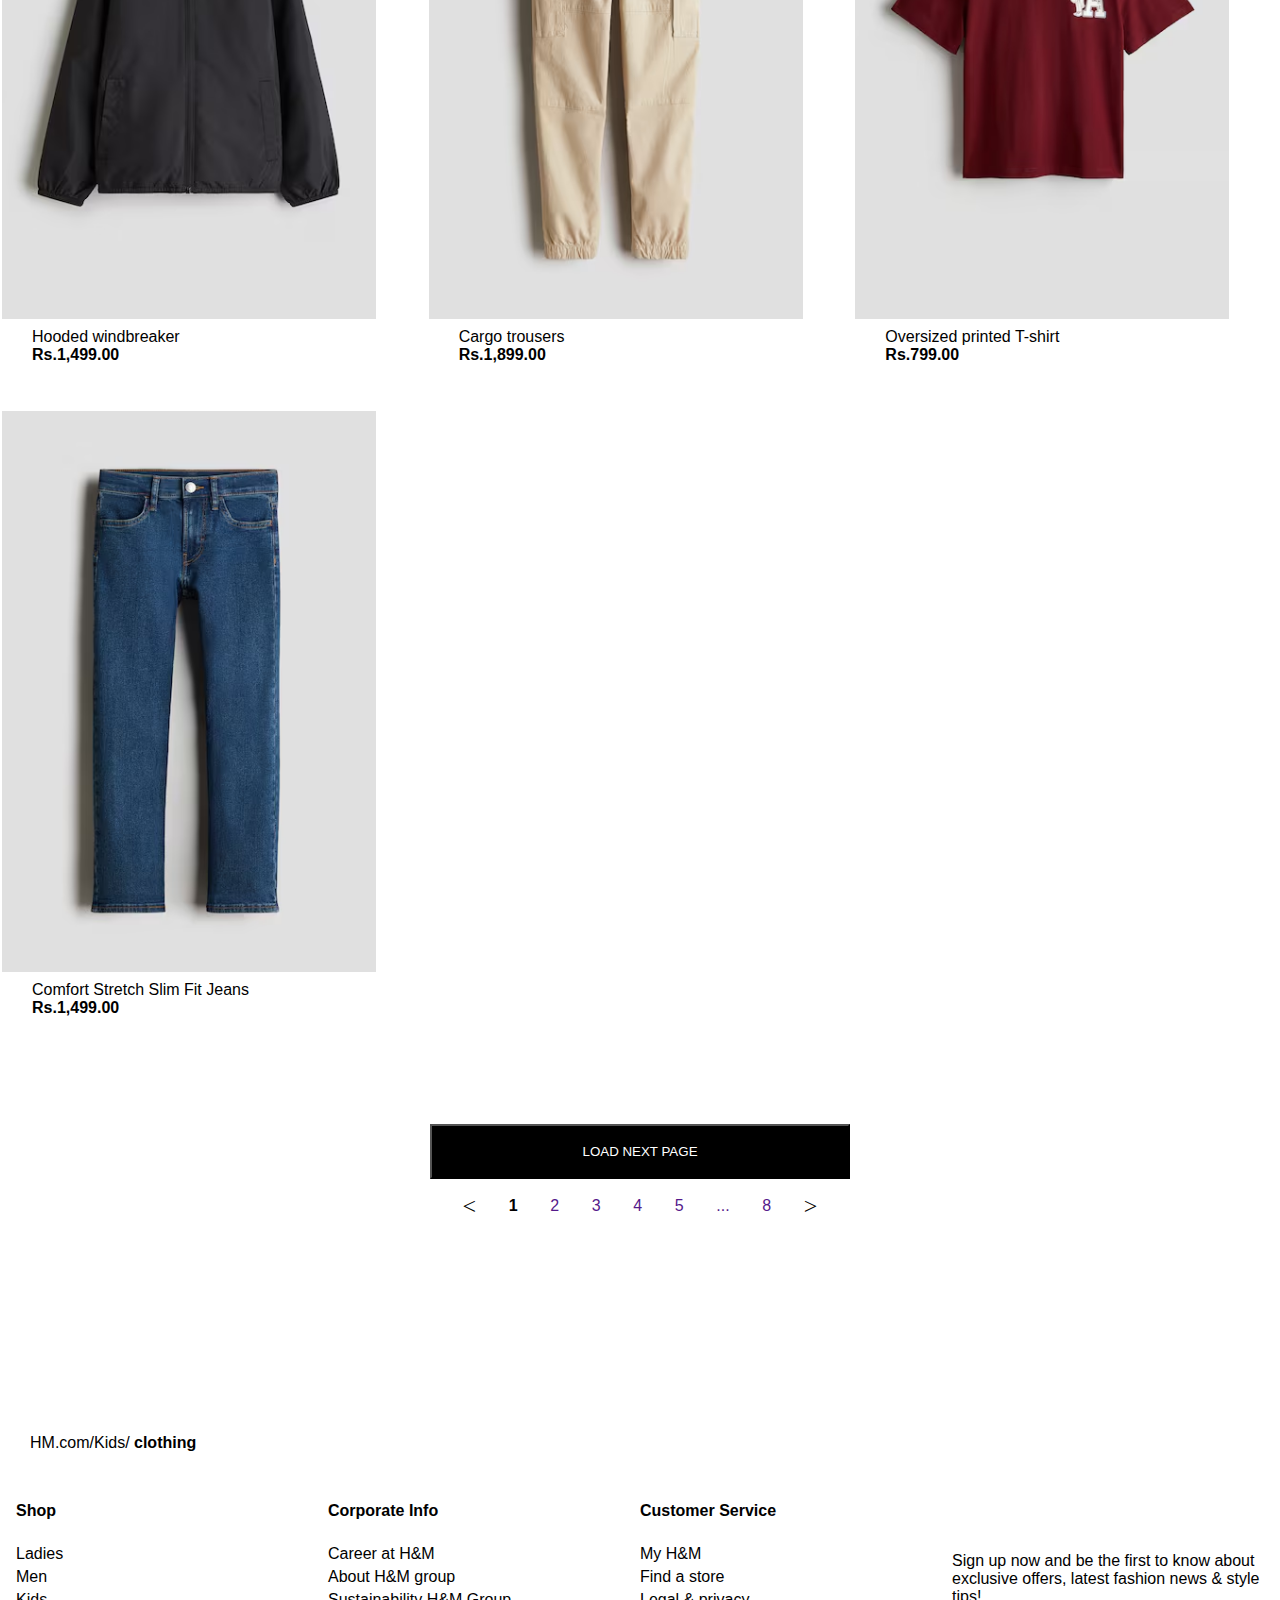
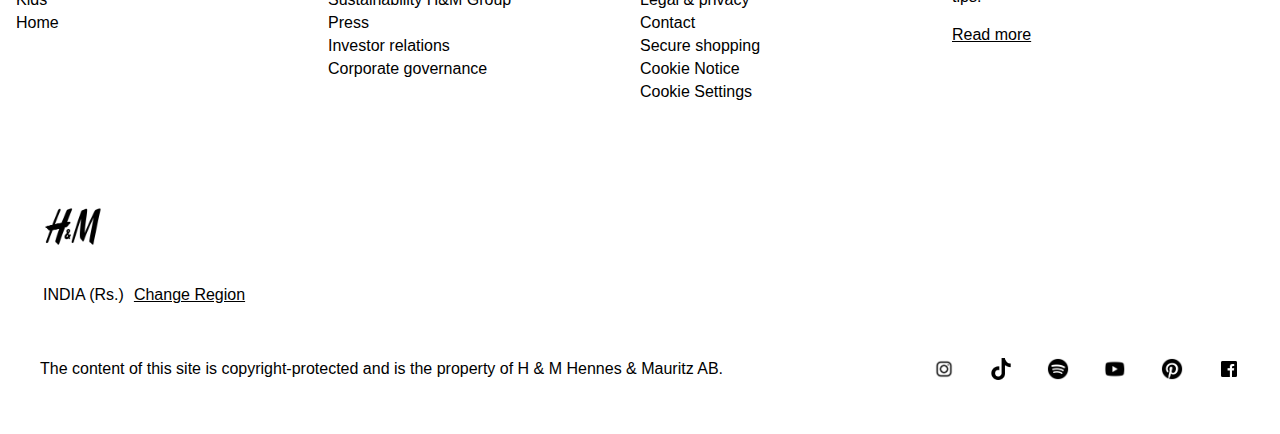
<file: kids-dress.html>
<!DOCTYPE html>
<html lang="en">

<head>
    <meta charset="UTF-8">
    <meta name="viewport" content="width=device-width, initial-scale=1.0">
    <title>H&M</title>
    <link rel="stylesheet" href="css/hm.css">
    <link rel="shortcut icon" href="img/hm-red-logo.png" type="image/x-icon">


</head>

<body>
    <header>
        <nav>
            <div>
                <div class="navigationtop">
                    <div>
                        Member Exclusive | Flat 15% off
                    </div>
                    <div class="plus">
                        <img src="img/plus-red2.png" alt="">
                    </div>
                </div>
                <div class="navigationdown">
                    <div class="hm-left-nav">
                        <div class="hm-logo">
                            <img src="img/hm-red-logo.png" alt="">

                        </div>
                        <div class="hm-a">
                            <a href="index.html">MENS</a>
                            <a href="ladies-dress.html">LADIES</a>
                            <a href="kids-dress.html" style="font-weight: bold;">KIDS</a>
                            <a href="home-products.html">HOME</a>
                        </div>
                    </div>
                    <div class="hm-right-nav">
                        <img src="img/search.png" alt="">
                        <img src="img/account.png" alt="">
                        <img src="img/heart-logo.png" alt="">
                        <img src="img/hm-cart.png" alt="">
                    </div>

                </div>
            </div>
        </nav>
    </header>
    <section>
        <div class="top-title">
            <h1>
                kids clothing
            </h1>
        </div>
        <div class="catogories">
            <a href="">
                <button style="background-color: black; color: white;">clothing</button>
            </a>
            <a href="">
                <button>t-shirts & shirts</button>
            </a>
            <a href="">
                <button>linen clothing</button>
            </a>
            <a href="">
                <button>trousers</button>
            </a>
            <a href="">
                <button>jeans</button>
            </a>
            <a href="">
                <button>shorts</button>
            </a>
            <a href="">
                <button>swimwear</button>
            </a>
            <a href="">
                <button>sets & outfits</button>
            </a>
            <a href="">
                <button>blazers & suits</button>
            </a>
            <a href="">
                <button>underwear</button>
            </a>
            <a href="">
                <button>basics</button>
            </a>

        </div>
    </section>

    <main>
        <div class="products">


            <div class="cart-main">
                <a href="https://www2.hm.com/en_in/productpage.1298088003.html">
                    <div class="cart">
                        <div class="cart-img">
                            <img src="img/hm-cart/kids-dress/1.avif" alt="">
                        </div>
                        <div class="cart-discribution">
                            <p>Regular Fit Oxford shirt</p>
                            <p style="font-weight: bold;"> Rs.1,999.00</p>
                        </div>
                    </div>
                </a>
            </div>
            <div class="cart-main">
                <a href="">

                    <div class="cart">
                        <div class="cart-img">
                            <img src="img/hm-cart/kids-dress/2.avif" alt="">
                        </div>
                        <div class="cart-discribution">
                                              <p>Oversized printed T-shirt</p>
                            <p style="font-weight: bold;"> Rs.799.00</p>
                        </div>
                    </div>
                </a>
            </div>
            <div class="cart-main">
                <a href="">

                    <div class="cart">
                        <div class="cart-img">
                            <img src="img/hm-cart/kids-dress/3.avif" alt="">
                        </div>
                        <div class="cart-discribution">
                          <p>Appliquéd baseball jacket
                            </p>
                            <p style="font-weight: bold;">Rs.2,999.00</p>
                        </div>
                    </div>
                </a>
            </div>
            <div class="cart-main">
                <a href="">

                    <div class="cart">
                        <div class="cart-img">
                            <img src="img/hm-cart/kids-dress/4.avif" alt="">
                        </div>
                        <div class="cart-discribution">
                              <p>Printed cotton T-shirt</p>
                            <p style="font-weight: bold;"> Rs.399.00</p>
                        </div>
                    </div>
                </a>
            </div>
            <div class="cart-main">
                <a href="">

                    <div class="cart">
                        <div class="cart-img">
                            <img src="img/hm-cart/kids-dress/5.avif" alt="">
                        </div>
                        <div class="cart-discribution">
                           <p>Loose Fit Jeans</p>
                            <p style="font-weight: bold;"> Rs.1,799.00</p>
                        </div>
                    </div>
                </a>
            </div>
            <div class="cart-main">
                <a href="">

                    <div class="cart">
                        <div class="cart-img">
                            <img src="img/hm-cart/kids-dress/6.avif" alt="">
                        </div>
                        <div class="cart-discribution">
                           <p>Water-repellent windbreaker</p>
                            <p style="font-weight: bold;"> Rs.2,299.00</p>
                        </div>
                    </div>
                </a>
            </div>
            <div class="cart-main">
                <a href="">

                    <div class="cart">
                        <div class="cart-img">
                            <img src="img/hm-cart/kids-dress/7.avif" alt="">
                        </div>
                        <div class="cart-discribution">
                           <p>Cotton T-shirt</p>
                            <p style="font-weight: bold;"> Rs.399.00</p>
                        </div>
                    </div>
                </a>
            </div>
            <div class="cart-main">
                <a href="">

                    <div class="cart">
                        <div class="cart-img">
                            <img src="img/hm-cart/kids-dress/8.avif" alt="">
                        </div>
                        <div class="cart-discribution">
                              <p>Printed cotton T-shirt</p>
                            <p style="font-weight: bold;"> Rs.799.00</p>
                        </div>
                    </div>
                </a>
            </div>
            <div class="cart-main">
                <a href="">

                    <div class="cart">
                        <div class="cart-img">
                            <img src="img/hm-cart/kids-dress/9.avif" alt="">
                        </div>
                        <div class="cart-discribution">
                          <p>Water-repellent insulated jacket

                            </p>
                            <p style="font-weight: bold;"> Rs.1,999.00</p>
                        </div>
                    </div>
                </a>
            </div>
            <div class="cart-main">
                <a href="">

                    <div class="cart">
                        <div class="cart-img">
                            <img src="img/hm-cart/kids-dress/10.avif" alt="">
                        </div>
                        <div class="cart-discribution">
                                <p>Cotton twill joggers</p>
                            <p style="font-weight: bold;"> Rs.1,799.00</p>
                        </div>
                    </div>
                </a>
            </div>
            <div class="cart-main">
                <a href="">

                    <div class="cart">
                        <div class="cart-img">
                            <img src="img/hm-cart/kids-dress/11.avif" alt="">
                        </div>
                        <div class="cart-discribution">
                             <p>Cargo trousers</p>
                            <p style="font-weight: bold;"> Rs.1,899.00</p>
                        </div>
                    </div>
                </a>
            </div>
            <div class="cart-main">
                <a href="">

                    <div class="cart">
                        <div class="cart-img">
                            <img src="img/hm-cart/kids-dress/12.avif" alt="">
                        </div>
                        <div class="cart-discribution">
               <p>Printed cotton T-shirt</p>
                            <p style="font-weight: bold;"> Rs.799.00</p>
                        </div>
                    </div>
                </a>
            </div>
            <div class="cart-main">
                <a href="">

                    <div class="cart">
                        <div class="cart-img">
                            <img src="img/hm-cart/kids-dress/13.avif" alt="">
                        </div>
                        <div class="cart-discribution">
                           <p>Hooded windbreaker</p>
                            <p style="font-weight: bold;"> Rs.1,499.00</p>
                        </div>
                    </div>
                </a>
            </div>
            <div class="cart-main">
                <a href="">

                    <div class="cart">
                        <div class="cart-img">
                            <img src="img/hm-cart/kids-dress/14.avif" alt="">
                        </div>
                        <div class="cart-discribution">
                             <p>Cargo trousers</p>
                            <p style="font-weight: bold;"> Rs.1,899.00</p>
                        </div>
                    </div>
                </a>
            </div>
            <div class="cart-main">
                <a href="">

                    <div class="cart">
                        <div class="cart-img">
                            <img src="img/hm-cart/kids-dress/15.avif" alt="">
                        </div>
                        <div class="cart-discribution">
                            <p>Oversized printed T-shirt</p>
                            <p style="font-weight: bold;"> Rs.799.00</p>
                        </div>
                    </div>
                </a>
            </div>
            <div class="cart-main">
                <a href="">

                    <div class="cart">
                        <div class="cart-img">
                            <img src="img/hm-cart/kids-dress/16.avif" alt="">
                        </div>
                        <div class="cart-discribution">
                            <p>Comfort Stretch Slim Fit Jeans</p>
                            <p style="font-weight: bold;"> Rs.1,499.00</p>
                        </div>
                    </div>
                </a>
            </div>

        </div>
    </main>
    <section>
        <div class="pages">
            <div class="next-page">
                <button>LOAD NEXT PAGE</button>
            </div>
            <div class="loading-pages">
                <span style="font-size: x-large;">
                    < </span>
                        <a href="" style="font-weight: bold; color: black;">1</a>
                        <a href="">2</a>
                        <a href="">3</a>
                        <a href="">4</a>
                        <a href="">5</a>
                        <a href="">...</a>
                        <a href="">8</a>
                        <span style="font-size: x-large;"> ></span>
            </div>
        </div>
    </section>





    <footer>
        <div class="fotter-top">
            HM.com/Kids/ <span style="font-weight: bold;"> clothing</span>
        </div>
        <div class="fotter-list">
            <div>
                <ul>
                    <li style="font-weight: bold; margin-bottom: 25px;"> Shop</li>
                    <li>Ladies</li>
                    <li> Men</li>
                    <li>Kids</li>
                    <li>Home</li>
                </ul>
            </div>
            <div>
                <ul>
                    <li style="font-weight: bold; margin-bottom: 25px;">Corporate Info</li>
                    <li>Career at H&M</li>
                    <li>About H&M group</li>
                    <li>Sustainability H&M Group</li>
                    <li>Press</li>
                    <li>Investor relations</li>
                    <li>Corporate governance</li>
                </ul>
            </div>
            <div>
                <ul>
                    <li style="font-weight: bold; margin-bottom: 25px;">Customer Service</li>
                    <li>My H&M</li>
                    <li>Find a store</li>
                    <li>Legal & privacy</li>
                    <li>Contact</li>
                    <li>Secure shopping</li>
                    <li>Cookie Notice</li>
                    <li>Cookie Settings</li>
                </ul>
            </div>
            <div class="footer-list2">
                <p>Sign up now and be the first to know about exclusive offers, latest fashion news & style tips!</p>
                <span style="margin-top: 50px;"><a href="">Read more</a></span>

            </div>
        </div>
        <div class="footer-logo">
            <img src="img/hm-black-logo.png" alt="">
        </div>
        <div class="region">
            <p>INDIA (Rs.)</p>
            <a href="">Change Region</a>
        </div>
        <div class="final-footer">
            <div>
                <p>The content of this site is copyright-protected and is the property of H & M Hennes & Mauritz AB.</p>
            </div>
            <div class="social-media">
                <img src="img/black-logo-instagram.png" alt="">
                <img src="img/tik-tok.png" alt="">
                <img src="img/spotify-black-logo.png" alt="">
                <img src="img/youtube-black-logo.png" alt="">
                <img src="img/pintrest-black.png" alt="">
                <img src="img/facebooc-black.png" alt="">
            </div>
        </div>


    </footer>
</body>

</html>
</file>
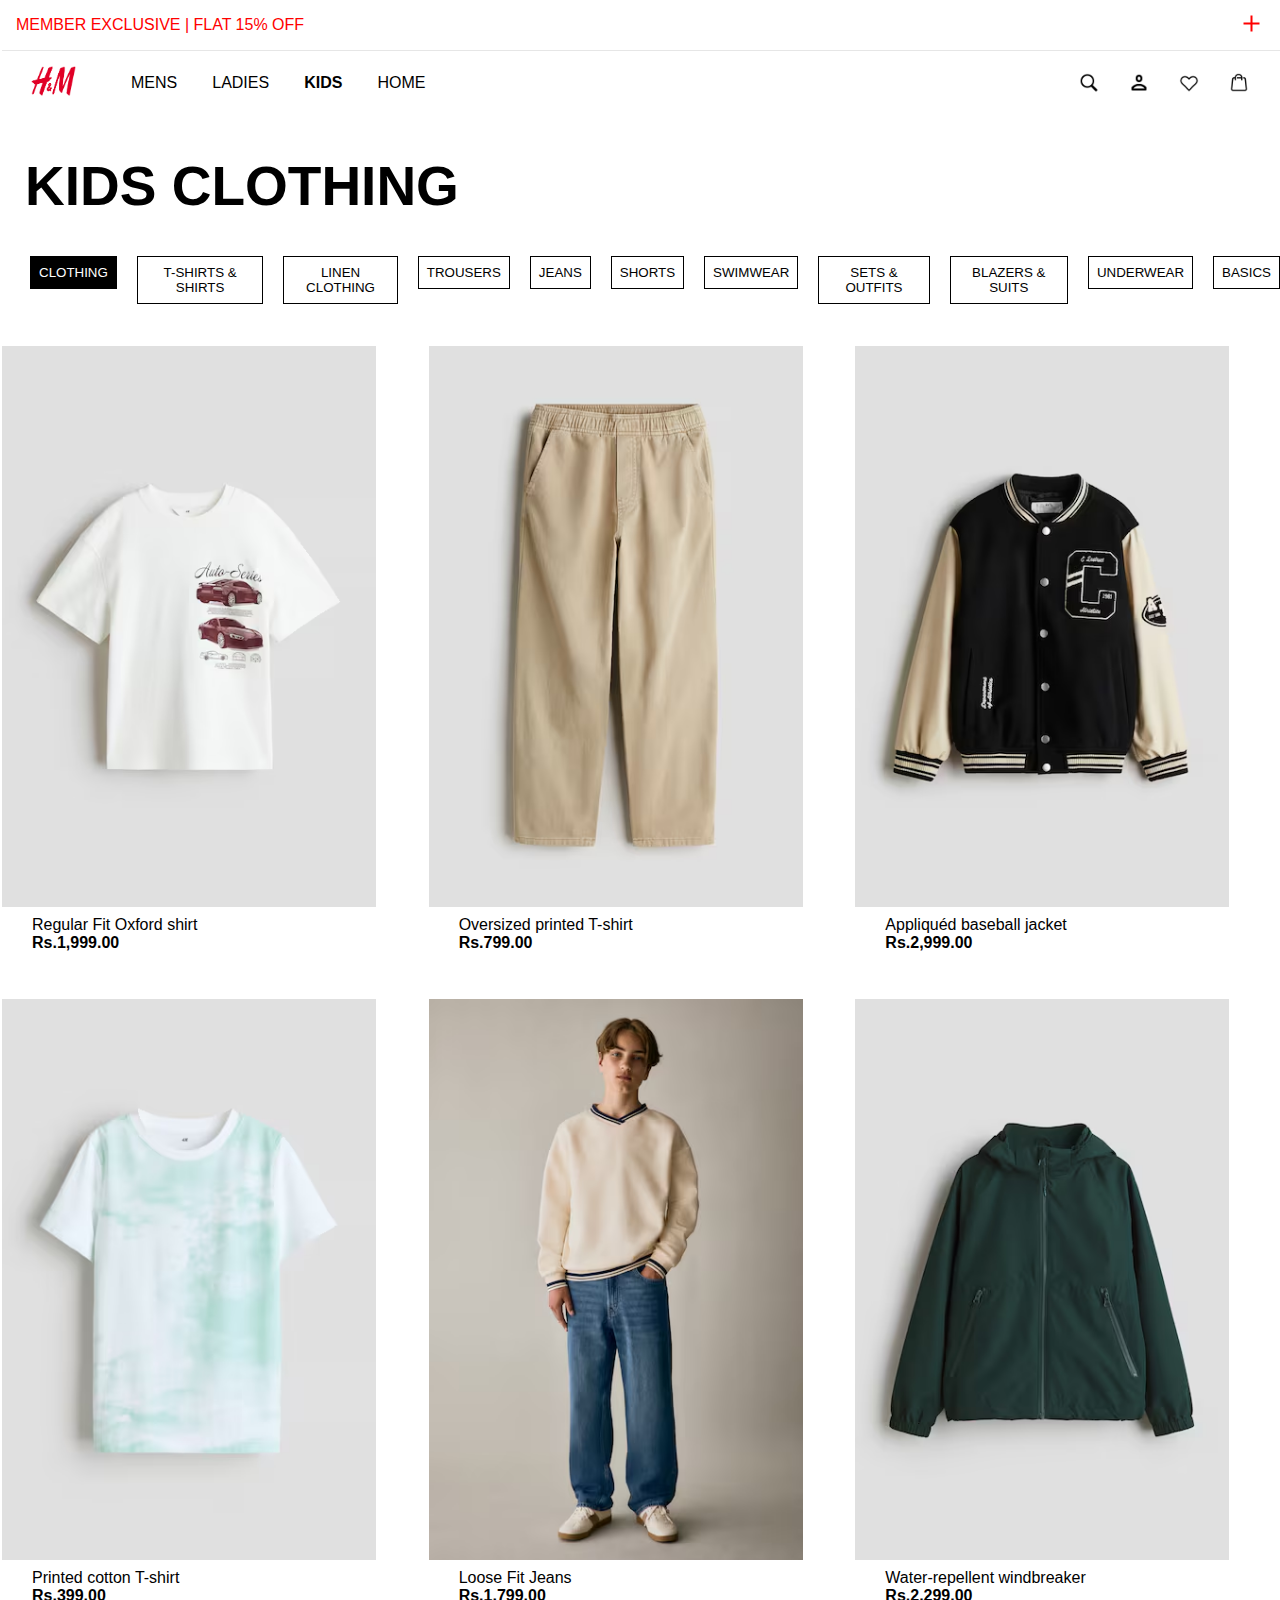
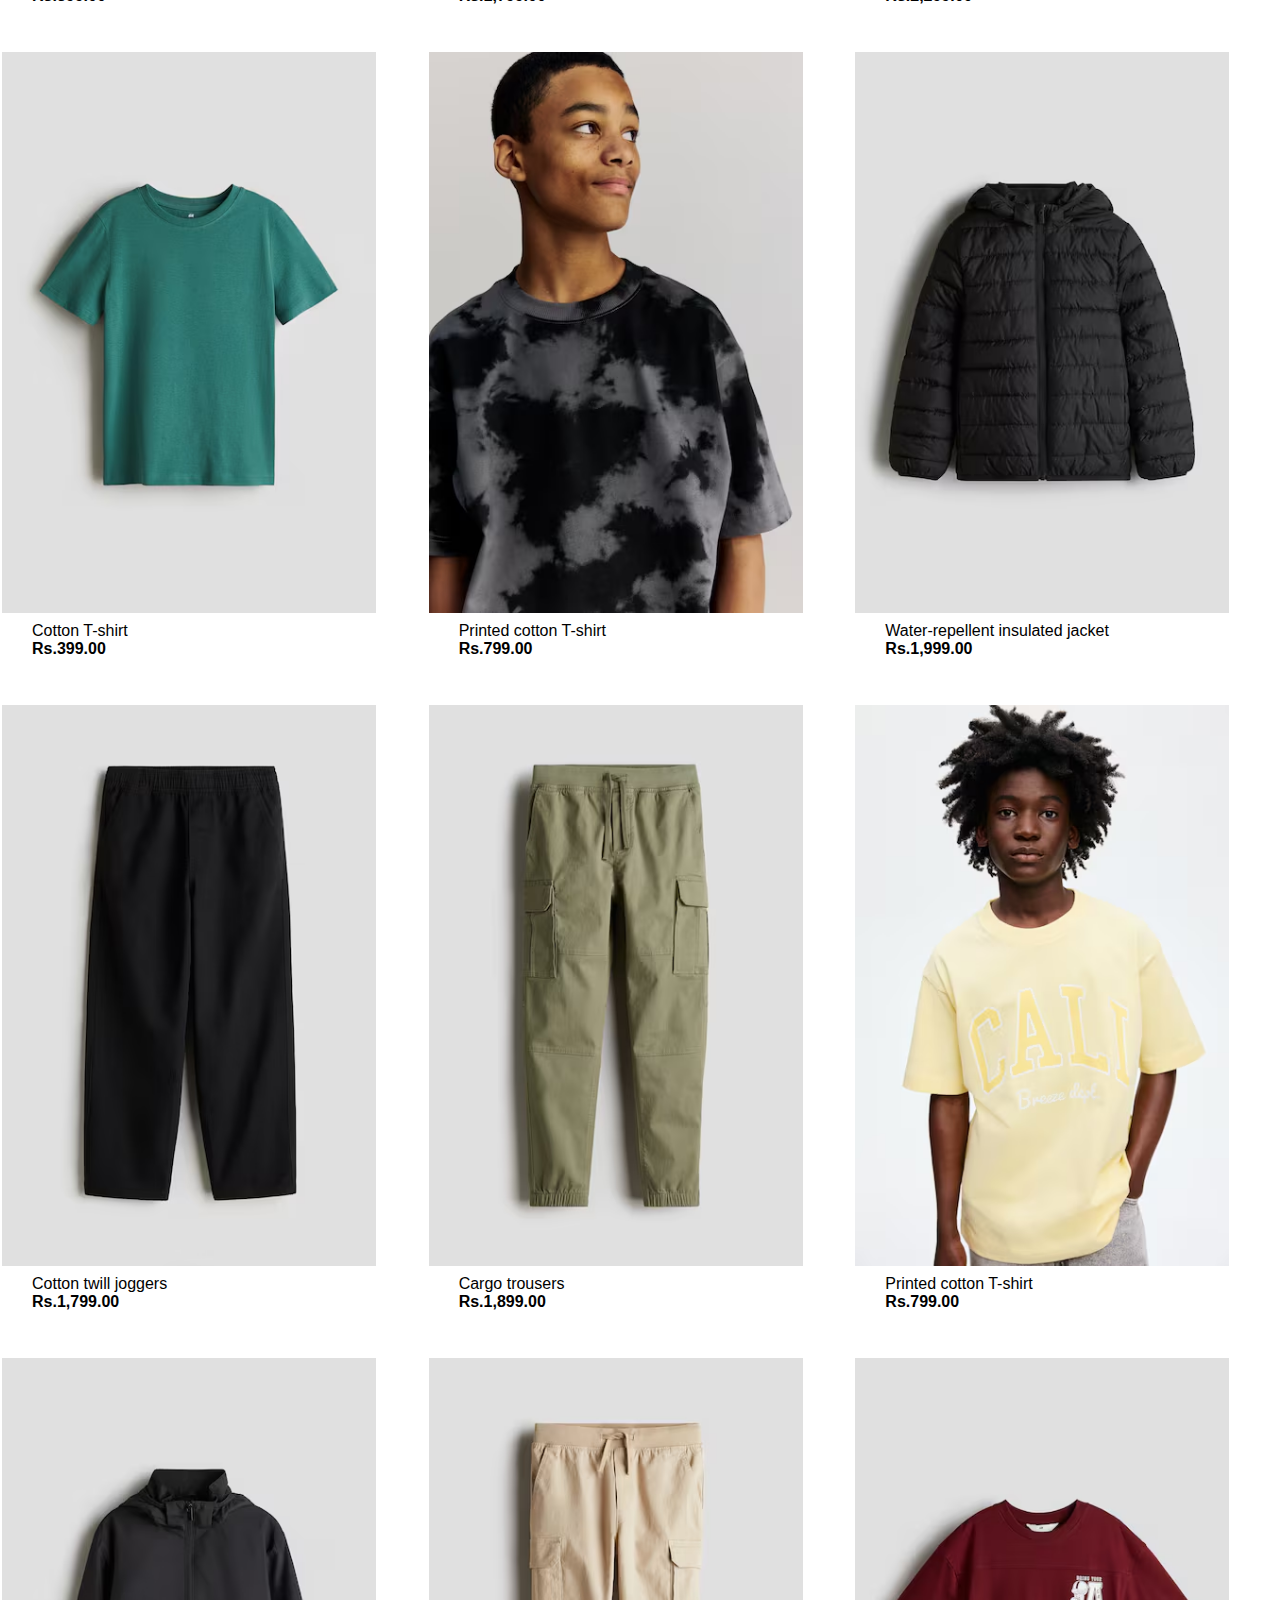
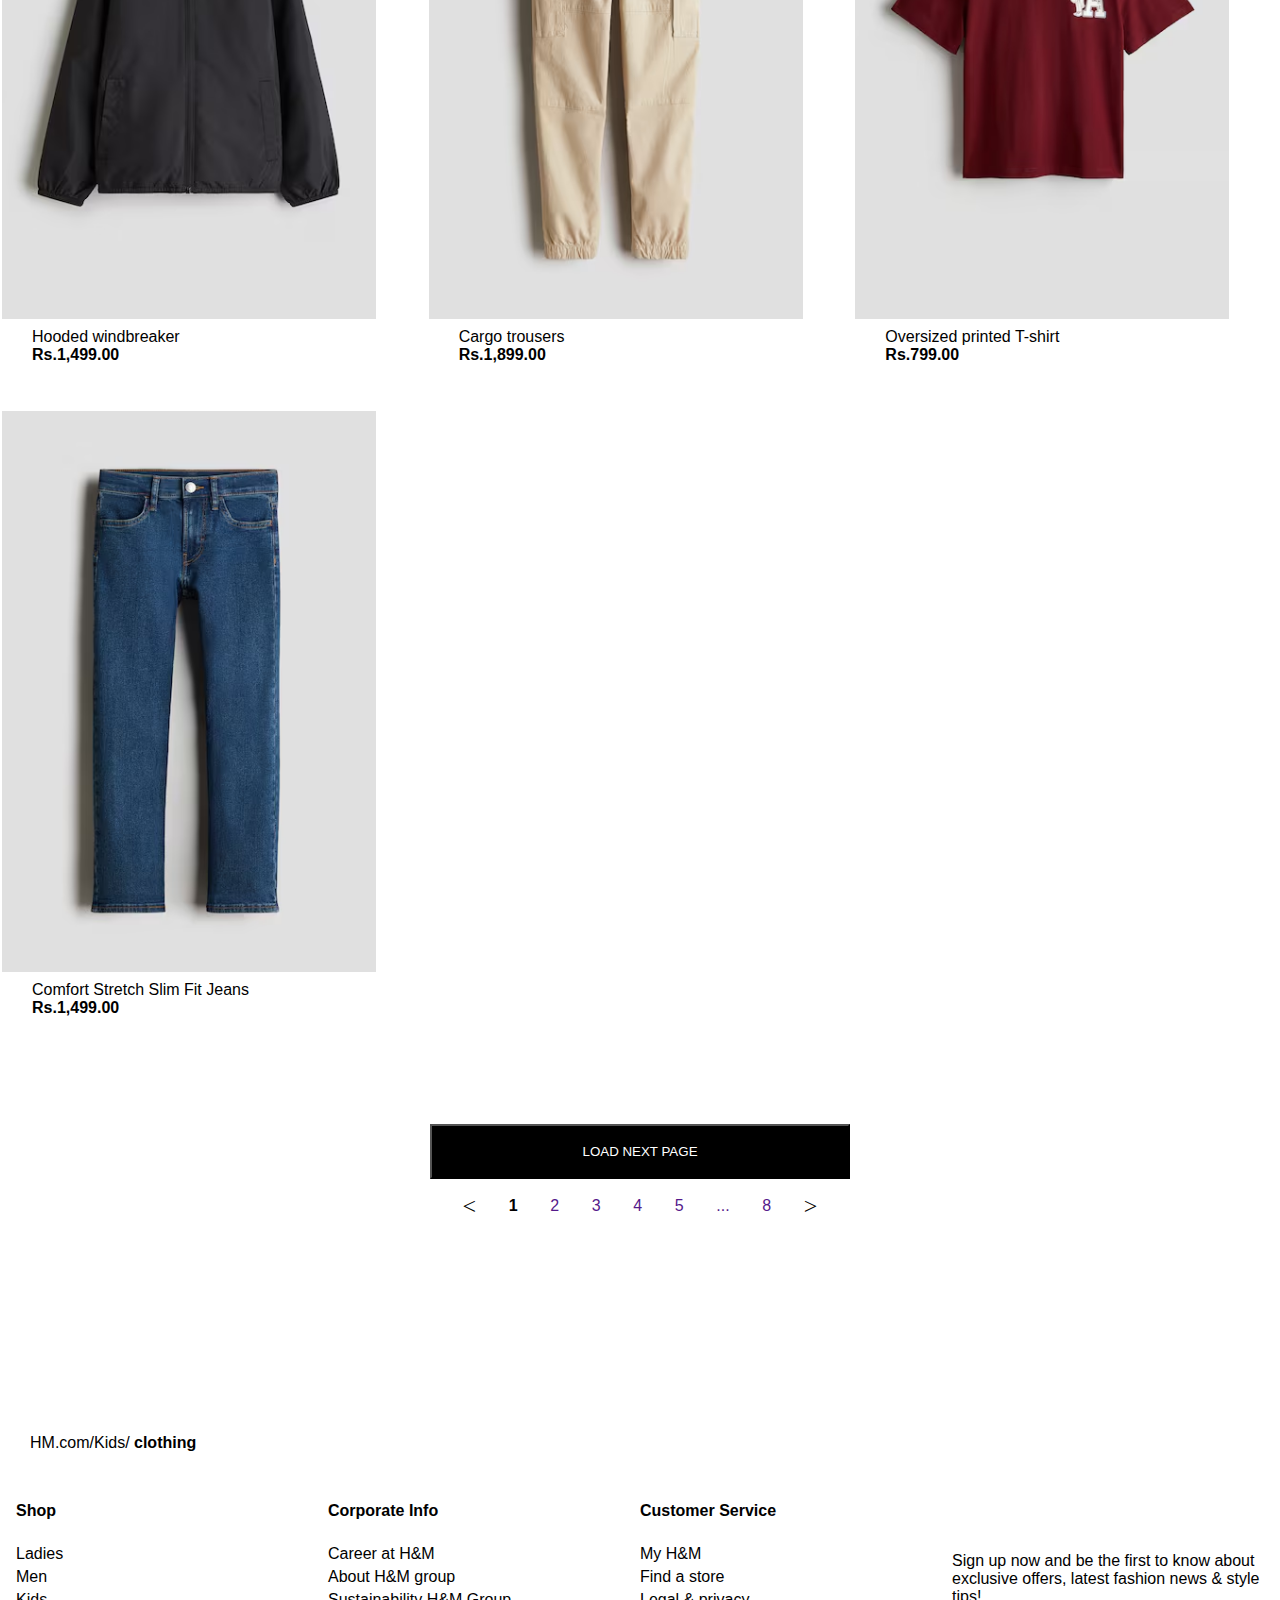
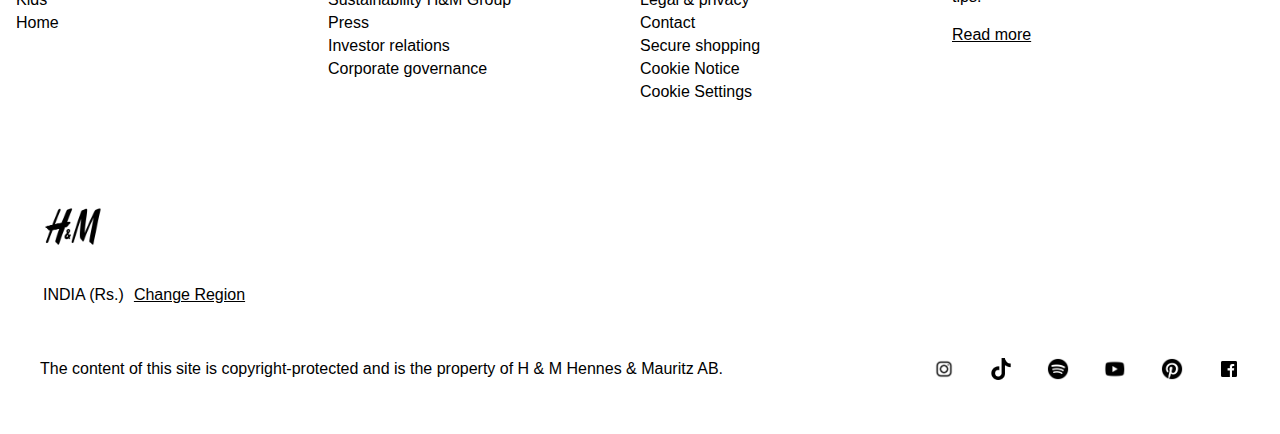
<file: h&m/kids-dress.html>
<!DOCTYPE html>
<html lang="en">

<head>
    <meta charset="UTF-8">
    <meta name="viewport" content="width=device-width, initial-scale=1.0">
    <title>H&M</title>
    <link rel="stylesheet" href="../css/hm.css">
    <link rel="shortcut icon" href="../img/hm-red-logo.png" type="image/x-icon">


</head>

<body>
    <header>
        <nav>
            <div>
                <div class="navigationtop">
                    <div>
                        Member Exclusive | Flat 15% off
                    </div>
                    <div class="plus">
                        <img src="../img/plus-red2.png" alt="">
                    </div>
                </div>
                <div class="navigationdown">
                    <div class="hm-left-nav">
                        <div class="hm-logo">
                            <img src="../img/hm-red-logo.png" alt="">

                        </div>
                        <div class="hm-a">
                            <a href="index.html">MENS</a>
                            <a href="ladies-dress.html">LADIES</a>
                            <a href="kids-dress.html" style="font-weight: bold;">KIDS</a>
                            <a href="home-products.html">HOME</a>
                        </div>
                    </div>
                    <div class="hm-right-nav">
                        <img src="../img/search.png" alt="">
                        <img src="../img/account.png" alt="">
                        <img src="../img/heart-logo.png" alt="">
                        <img src="../img/hm-cart.png" alt="">
                    </div>

                </div>
            </div>
        </nav>
    </header>
    <section>
        <div class="top-title">
            <h1>
                kids clothing
            </h1>
        </div>
        <div class="catogories">
            <a href="">
                <button style="background-color: black; color: white;">clothing</button>
            </a>
            <a href="">
                <button>t-shirts & shirts</button>
            </a>
            <a href="">
                <button>linen clothing</button>
            </a>
            <a href="">
                <button>trousers</button>
            </a>
            <a href="">
                <button>jeans</button>
            </a>
            <a href="">
                <button>shorts</button>
            </a>
            <a href="">
                <button>swimwear</button>
            </a>
            <a href="">
                <button>sets & outfits</button>
            </a>
            <a href="">
                <button>blazers & suits</button>
            </a>
            <a href="">
                <button>underwear</button>
            </a>
            <a href="">
                <button>basics</button>
            </a>

        </div>
    </section>

    <main>
        <div class="products">


            <div class="cart-main">
                <a href="https://www2.hm.com/en_in/productpage.1298088003.html">
                    <div class="cart">
                        <div class="cart-img">
                            <img src="../img/hm-cart/kids-dress/1.avif" alt="">
                        </div>
                        <div class="cart-discribution">
                            <p>Regular Fit Oxford shirt</p>
                            <p style="font-weight: bold;"> Rs.1,999.00</p>
                        </div>
                    </div>
                </a>
            </div>
            <div class="cart-main">
                <a href="">

                    <div class="cart">
                        <div class="cart-img">
                            <img src="../img/hm-cart/kids-dress/2.avif" alt="">
                        </div>
                        <div class="cart-discribution">
                                              <p>Oversized printed T-shirt</p>
                            <p style="font-weight: bold;"> Rs.799.00</p>
                        </div>
                    </div>
                </a>
            </div>
            <div class="cart-main">
                <a href="">

                    <div class="cart">
                        <div class="cart-img">
                            <img src="../img/hm-cart/kids-dress/3.avif" alt="">
                        </div>
                        <div class="cart-discribution">
                          <p>Appliquéd baseball jacket
                            </p>
                            <p style="font-weight: bold;">Rs.2,999.00</p>
                        </div>
                    </div>
                </a>
            </div>
            <div class="cart-main">
                <a href="">

                    <div class="cart">
                        <div class="cart-img">
                            <img src="../img/hm-cart/kids-dress/4.avif" alt="">
                        </div>
                        <div class="cart-discribution">
                              <p>Printed cotton T-shirt</p>
                            <p style="font-weight: bold;"> Rs.399.00</p>
                        </div>
                    </div>
                </a>
            </div>
            <div class="cart-main">
                <a href="">

                    <div class="cart">
                        <div class="cart-img">
                            <img src="../img/hm-cart/kids-dress/5.avif" alt="">
                        </div>
                        <div class="cart-discribution">
                           <p>Loose Fit Jeans</p>
                            <p style="font-weight: bold;"> Rs.1,799.00</p>
                        </div>
                    </div>
                </a>
            </div>
            <div class="cart-main">
                <a href="">

                    <div class="cart">
                        <div class="cart-img">
                            <img src="../img/hm-cart/kids-dress/6.avif" alt="">
                        </div>
                        <div class="cart-discribution">
                           <p>Water-repellent windbreaker</p>
                            <p style="font-weight: bold;"> Rs.2,299.00</p>
                        </div>
                    </div>
                </a>
            </div>
            <div class="cart-main">
                <a href="">

                    <div class="cart">
                        <div class="cart-img">
                            <img src="../img/hm-cart/kids-dress/7.avif" alt="">
                        </div>
                        <div class="cart-discribution">
                           <p>Cotton T-shirt</p>
                            <p style="font-weight: bold;"> Rs.399.00</p>
                        </div>
                    </div>
                </a>
            </div>
            <div class="cart-main">
                <a href="">

                    <div class="cart">
                        <div class="cart-img">
                            <img src="../img/hm-cart/kids-dress/8.avif" alt="">
                        </div>
                        <div class="cart-discribution">
                              <p>Printed cotton T-shirt</p>
                            <p style="font-weight: bold;"> Rs.799.00</p>
                        </div>
                    </div>
                </a>
            </div>
            <div class="cart-main">
                <a href="">

                    <div class="cart">
                        <div class="cart-img">
                            <img src="../img/hm-cart/kids-dress/9.avif" alt="">
                        </div>
                        <div class="cart-discribution">
                          <p>Water-repellent insulated jacket

                            </p>
                            <p style="font-weight: bold;"> Rs.1,999.00</p>
                        </div>
                    </div>
                </a>
            </div>
            <div class="cart-main">
                <a href="">

                    <div class="cart">
                        <div class="cart-img">
                            <img src="../img/hm-cart/kids-dress/10.avif" alt="">
                        </div>
                        <div class="cart-discribution">
                                <p>Cotton twill joggers</p>
                            <p style="font-weight: bold;"> Rs.1,799.00</p>
                        </div>
                    </div>
                </a>
            </div>
            <div class="cart-main">
                <a href="">

                    <div class="cart">
                        <div class="cart-img">
                            <img src="../img/hm-cart/kids-dress/11.avif" alt="">
                        </div>
                        <div class="cart-discribution">
                             <p>Cargo trousers</p>
                            <p style="font-weight: bold;"> Rs.1,899.00</p>
                        </div>
                    </div>
                </a>
            </div>
            <div class="cart-main">
                <a href="">

                    <div class="cart">
                        <div class="cart-img">
                            <img src="../img/hm-cart/kids-dress/12.avif" alt="">
                        </div>
                        <div class="cart-discribution">
               <p>Printed cotton T-shirt</p>
                            <p style="font-weight: bold;"> Rs.799.00</p>
                        </div>
                    </div>
                </a>
            </div>
            <div class="cart-main">
                <a href="">

                    <div class="cart">
                        <div class="cart-img">
                            <img src="../img/hm-cart/kids-dress/13.avif" alt="">
                        </div>
                        <div class="cart-discribution">
                           <p>Hooded windbreaker</p>
                            <p style="font-weight: bold;"> Rs.1,499.00</p>
                        </div>
                    </div>
                </a>
            </div>
            <div class="cart-main">
                <a href="">

                    <div class="cart">
                        <div class="cart-img">
                            <img src="../img/hm-cart/kids-dress/14.avif" alt="">
                        </div>
                        <div class="cart-discribution">
                             <p>Cargo trousers</p>
                            <p style="font-weight: bold;"> Rs.1,899.00</p>
                        </div>
                    </div>
                </a>
            </div>
            <div class="cart-main">
                <a href="">

                    <div class="cart">
                        <div class="cart-img">
                            <img src="../img/hm-cart/kids-dress/15.avif" alt="">
                        </div>
                        <div class="cart-discribution">
                            <p>Oversized printed T-shirt</p>
                            <p style="font-weight: bold;"> Rs.799.00</p>
                        </div>
                    </div>
                </a>
            </div>
            <div class="cart-main">
                <a href="">

                    <div class="cart">
                        <div class="cart-img">
                            <img src="../img/hm-cart/kids-dress/16.avif" alt="">
                        </div>
                        <div class="cart-discribution">
                            <p>Comfort Stretch Slim Fit Jeans</p>
                            <p style="font-weight: bold;"> Rs.1,499.00</p>
                        </div>
                    </div>
                </a>
            </div>

        </div>
    </main>
    <section>
        <div class="pages">
            <div class="next-page">
                <button>LOAD NEXT PAGE</button>
            </div>
            <div class="loading-pages">
                <span style="font-size: x-large;">
                    < </span>
                        <a href="" style="font-weight: bold; color: black;">1</a>
                        <a href="">2</a>
                        <a href="">3</a>
                        <a href="">4</a>
                        <a href="">5</a>
                        <a href="">...</a>
                        <a href="">8</a>
                        <span style="font-size: x-large;"> ></span>
            </div>
        </div>
    </section>





    <footer>
        <div class="fotter-top">
            HM.com/Kids/ <span style="font-weight: bold;"> clothing</span>
        </div>
        <div class="fotter-list">
            <div>
                <ul>
                    <li style="font-weight: bold; margin-bottom: 25px;"> Shop</li>
                    <li>Ladies</li>
                    <li> Men</li>
                    <li>Kids</li>
                    <li>Home</li>
                </ul>
            </div>
            <div>
                <ul>
                    <li style="font-weight: bold; margin-bottom: 25px;">Corporate Info</li>
                    <li>Career at H&M</li>
                    <li>About H&M group</li>
                    <li>Sustainability H&M Group</li>
                    <li>Press</li>
                    <li>Investor relations</li>
                    <li>Corporate governance</li>
                </ul>
            </div>
            <div>
                <ul>
                    <li style="font-weight: bold; margin-bottom: 25px;">Customer Service</li>
                    <li>My H&M</li>
                    <li>Find a store</li>
                    <li>Legal & privacy</li>
                    <li>Contact</li>
                    <li>Secure shopping</li>
                    <li>Cookie Notice</li>
                    <li>Cookie Settings</li>
                </ul>
            </div>
            <div class="footer-list2">
                <p>Sign up now and be the first to know about exclusive offers, latest fashion news & style tips!</p>
                <span style="margin-top: 50px;"><a href="">Read more</a></span>

            </div>
        </div>
        <div class="footer-logo">
            <img src="../img/hm-black-logo.png" alt="">
        </div>
        <div class="region">
            <p>INDIA (Rs.)</p>
            <a href="">Change Region</a>
        </div>
        <div class="final-footer">
            <div>
                <p>The content of this site is copyright-protected and is the property of H & M Hennes & Mauritz AB.</p>
            </div>
            <div class="social-media">
                <img src="../img/black-logo-instagram.png" alt="">
                <img src="../img/tik-tok.png" alt="">
                <img src="../img/spotify-black-logo.png" alt="">
                <img src="../img/youtube-black-logo.png" alt="">
                <img src="../img/pintrest-black.png" alt="">
                <img src="../img/facebooc-black.png" alt="">
            </div>
        </div>


    </footer>
</body>

</html>
</file>
<file: css/hm.css>
*{
    margin: 0;
    padding: 0;
}

nav{
    
}

.navigationtop{
    display: flex;
    justify-content: space-between;
    color: red;
    align-items: center;
    height: 18px;
    padding: 16px;
    text-transform: uppercase;
    font-family: Arial, Helvetica, sans-serif;
    font-size: medium;
    box-shadow: 2px 0.1px 0px 0px black;
}
.plus img{
    width: 25px;

}

.plus{
    /* justify-content: space-between; */
}

.navigationdown{
    display: flex;
    justify-content: space-between;
    align-items: center;
    padding: 16px;
    /* box-shadow: 2px 0.1px 0px 0px black; */

    
    






}

.hm-logo{
    margin-left: 15px;

}
.hm-logo img{
    width: 45px;

}
.hm-a a{
    text-decoration: none;
    font-family: Arial, Helvetica, sans-serif;
    color: black;

    
}
.hm-a{
    margin-left: 15px;
    display: flex;
    gap: 35px;

}

.hm-right-nav img{
    width: 20px;

    
}

.hm-left-nav{
    display: flex;
    gap: 40px;
    width: 30%;
    align-items: center;


    
}

.hm-right-nav{
    display: flex;
    align-items: center;
    gap: 30px;
    margin-right: 15px;




}

.top-title{

    display: flex;
    height: 100px;
    align-items: center;
    margin-top: 20px;
    margin-bottom: 20px;

}
.top-title h1{
    font-size: 55px;
    font-family: Verdana, Geneva, Tahoma, sans-serif;
    text-transform: uppercase;
    margin-left: 25px;
    


}
.catogories button{
    padding: 8px;
    background-color: white;
    border: 1.5px solid black;
    text-transform: uppercase;

}

.catogories{

    height: 50px;
    gap: 20px;
    display: flex;
    margin-left: 30px;
}

.fotter-list{
    display: grid;
    grid-template-columns: 1fr 1fr 1fr 1fr;



}
.fotter-list li{
    list-style: none;
    margin-bottom: 5px;
}

.fotter-list{
    font-family: 'Segoe UI', Tahoma, Geneva, Verdana, sans-serif;
    margin: 16px;
    margin-top: 50px;

}

.fotter-top{
    font-family: 'Segoe UI', Tahoma, Geneva, Verdana, sans-serif;
    margin: 30px;
    margin-top: 200px;
    

}

.fotter-list a{
    color: black;
}

.footer-list2{
    margin-top: 50px;
    

    
}
.footer-list2 p{
    margin-bottom: 20px;

}

.cart-img img{
    width: 374px;
}

.cart-discribution{
        margin: 5px;
    margin-left: 30px;

}

.cart-main a{
    text-decoration: none;
    font-family: 'Segoe UI', Tahoma, Geneva, Verdana, sans-serif;
    color: black;

    
}
.cart-main{
    margin: 2px;
    margin-top: 40px;
    justify-content: center;
    
}

.products{
    display: grid;
    grid-template-columns: repeat(auto-fit, minmax(375px, 1fr));
    justify-content: center;
    
}

.next-page button{
    padding: 13px;
    width: 420px;
    height: 55px;
    background-color: black;
    color: white;
    
}

.pages{
    margin-top: 100px;
    height: 110px;
    justify-content: center;
    align-items: center;
    display: grid;
    grid-template-rows: 1fr 1fr;
}

.loading-pages{
    width: 420px;
    display: flex;
    justify-content: space-evenly;
    align-items: center;

}
.loading-pages a{
    text-decoration: none;
    font-family: 'Segoe UI', Tahoma, Geneva, Verdana, sans-serif;
    
}
.footer-logo {
    margin-top: 100px;
    height: 80px;
    margin-left: 43px;
}
.footer-logo img{
    width: 60px;

}
.region a{
    color: black;
    


}
.region{
    margin-left: 43px;
    display: flex;
    gap: 10px;
    font-family: 'Segoe UI', Tahoma, Geneva, Verdana, sans-serif;

}

.final-footer{
    height: 50px;
    display: flex;
    justify-content: space-between;
    align-items: center;
    padding: 40px;
    font-weight: lighter;
    font-family: 'Segoe UI', Tahoma, Geneva, Verdana, sans-serif;


}

.social-media img{
    width: 22px;
}
.social-media{
    display: flex;
    gap: 35px;
}
</file>
